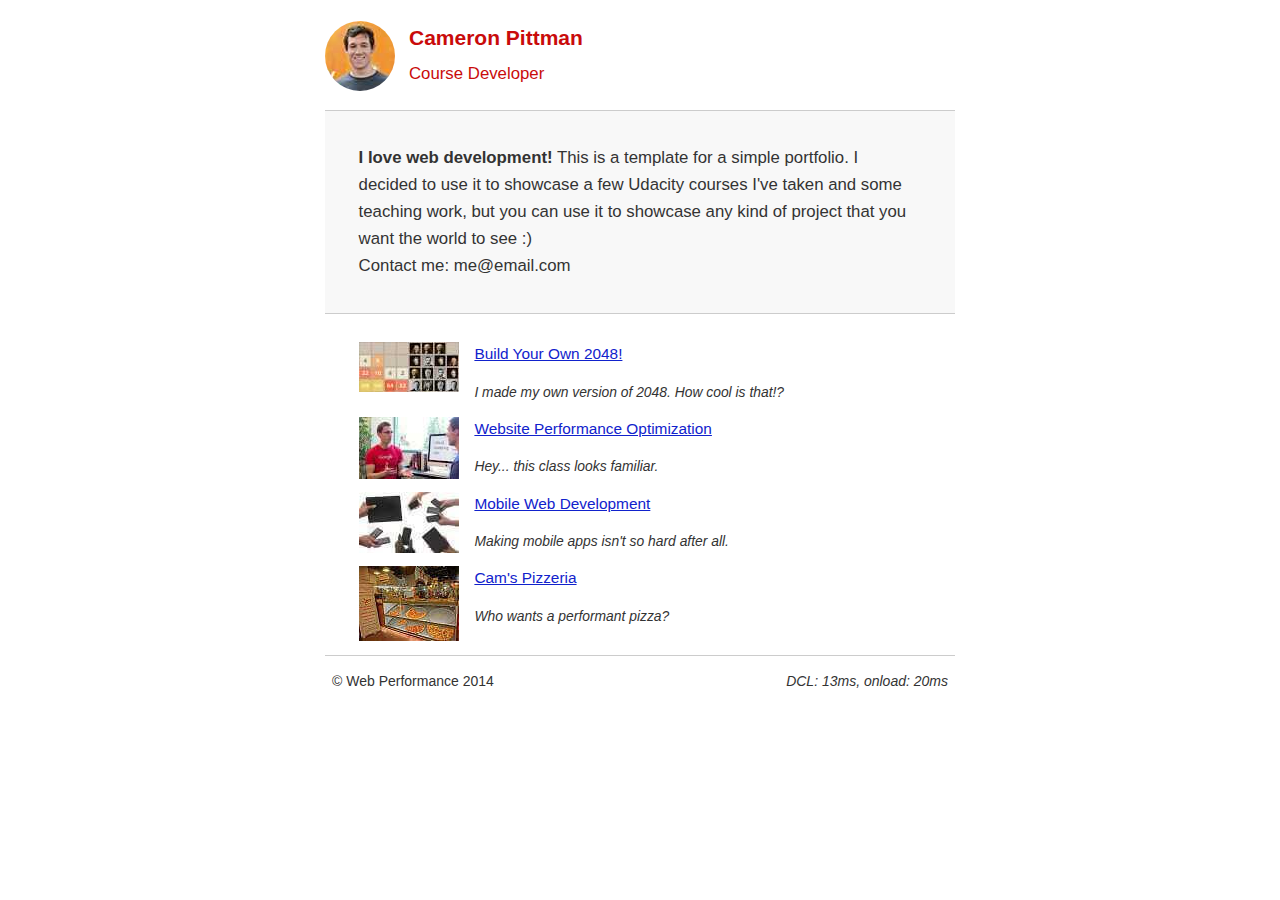
<file: index.html>
<!DOCTYPE html>
<html lang="en">
  <head>
    <meta charset="utf-8">
    <meta name="viewport" content="width=device-width, initial-scale=1">
    <meta name="description" content=" FILL ME IN ">
    <meta name="author" content=" FILL ME IN ">
    <title>Cameron Pittman: Portfolio</title>

    <!-- Hmm, what is the impact of web fonts on speed? Measure it... -->
    

    <link href="css/print.css" rel="stylesheet" media="print">
	<style type="text/css">
	.hero,footer{border-top:1px solid #ccc}footer span,li p{font-style:italic}html{font-size:100%;overflow-y:scroll;-webkit-tap-highlight-color:transparent;-ms-text-size-adjust:100%;-webkit-text-size-adjust:none}body{margin:0;font-size:14px;line-height:1.61;font-weight:400;background:#fff}b,header p,strong{font-weight:700}body,button,input,select,textarea{font-family:'Open Sans',sans-serif;color:#333}a{color:#12C}a:visited{color:#61C}a:focus{outline:dotted thin}a:active,a:hover{color:#c00;outline:0}code,pre{font-family:monospace,monospace;font-size:1em}ol,ul{margin:1em 0;padding:0 0 0 20px}img{border:0;max-width:100%}.container,footer,header{max-width:45em;margin:0 auto}header{padding:0 .5em;color:#C90B0B}header img{border-radius:40px;float:left}header p{font-size:1.5em;padding-left:4em}header p span{font-size:.8em;font-weight:400}.hero{padding:2em;background-color:#f8f8f8;font-size:1.2em;border-bottom:1px solid #ccc}.content{padding:1em}.content li{list-style-type:none;font-size:1.1em}li img{float:left;padding-right:1em}li p{font-size:.9em}footer{padding:0 .5em}footer span{float:right}</style>

    
	<!--<link href="css/style.css" rel="stylesheet" media="screen and (min-width:480px) and (orientation:portrait)">-->
    <style type="text/css">
	 @media only screen and (max-width: 480px) {
  body { font-size: 12px;}
  header p { padding-left: 4.5em;}
}
	</style>
  </head>

  <body>
    <header>
      <a href="/"><img src="img/profilepic-compressor.jpg"></a>
      <p>Cameron Pittman<br><span>Course Developer</span></p>
    </header>

    <div class="container">
      <div class="hero">
        <strong>I love web development!</strong> This is a template for a simple portfolio. I decided to use it to showcase a few Udacity courses I've taken and some teaching work, but you can use it to showcase any kind of project that you want the world to see :) <br> Contact me: me@email.com
      </div>

      <div class="content">
        <ul>
          <li>
            <img src="img/built-compressor.jpg">
            <a href="project-2048.html">Build Your Own 2048!</a>
            <p>I made my own version of 2048. How cool is that!?</p>
          </li>

          <li>
            <img src="img/perf-compressor.jpg">
            <a href="project-webperf.html">Website Performance Optimization</a>
            <p>Hey... this class looks familiar.</p>
          </li>

          <li>
            <img src="img/web-compressor.jpg">
            <a href="project-mobile.html">Mobile Web Development</a>
            <p>Making mobile apps isn't so hard after all.</p>
          </li>

          <li>
            <img style="width: 100px;" src="views/images/pizzeria-100.jpg">
            <a href="views/pizza.html">Cam's Pizzeria</a>
            <p>Who wants a performant pizza?</p>
          </li>
        </ul>
      </div>

      <footer>
        <p>&copy; Web Performance 2014 <span id="crp-stats"></span></p>
      </footer>
    </div>
	<script async defer>
      (function(w,g){w['GoogleAnalyticsObject']=g;
      w[g]=w[g]||function(){(w[g].q=w[g].q||[]).push(arguments)};w[g].l=1*new Date();})(window,'ga');

      // Optional TODO: replace with your Google Analytics profile ID.
      ga('create', 'UA-XXXX-Y');
      ga('send', 'pageview');
    </script>
    <script async defer src="http://www.google-analytics.com/analytics.js"></script>
    <script async defer src="js/perfmatters.js"></script>
  </body>
</html>
</file>
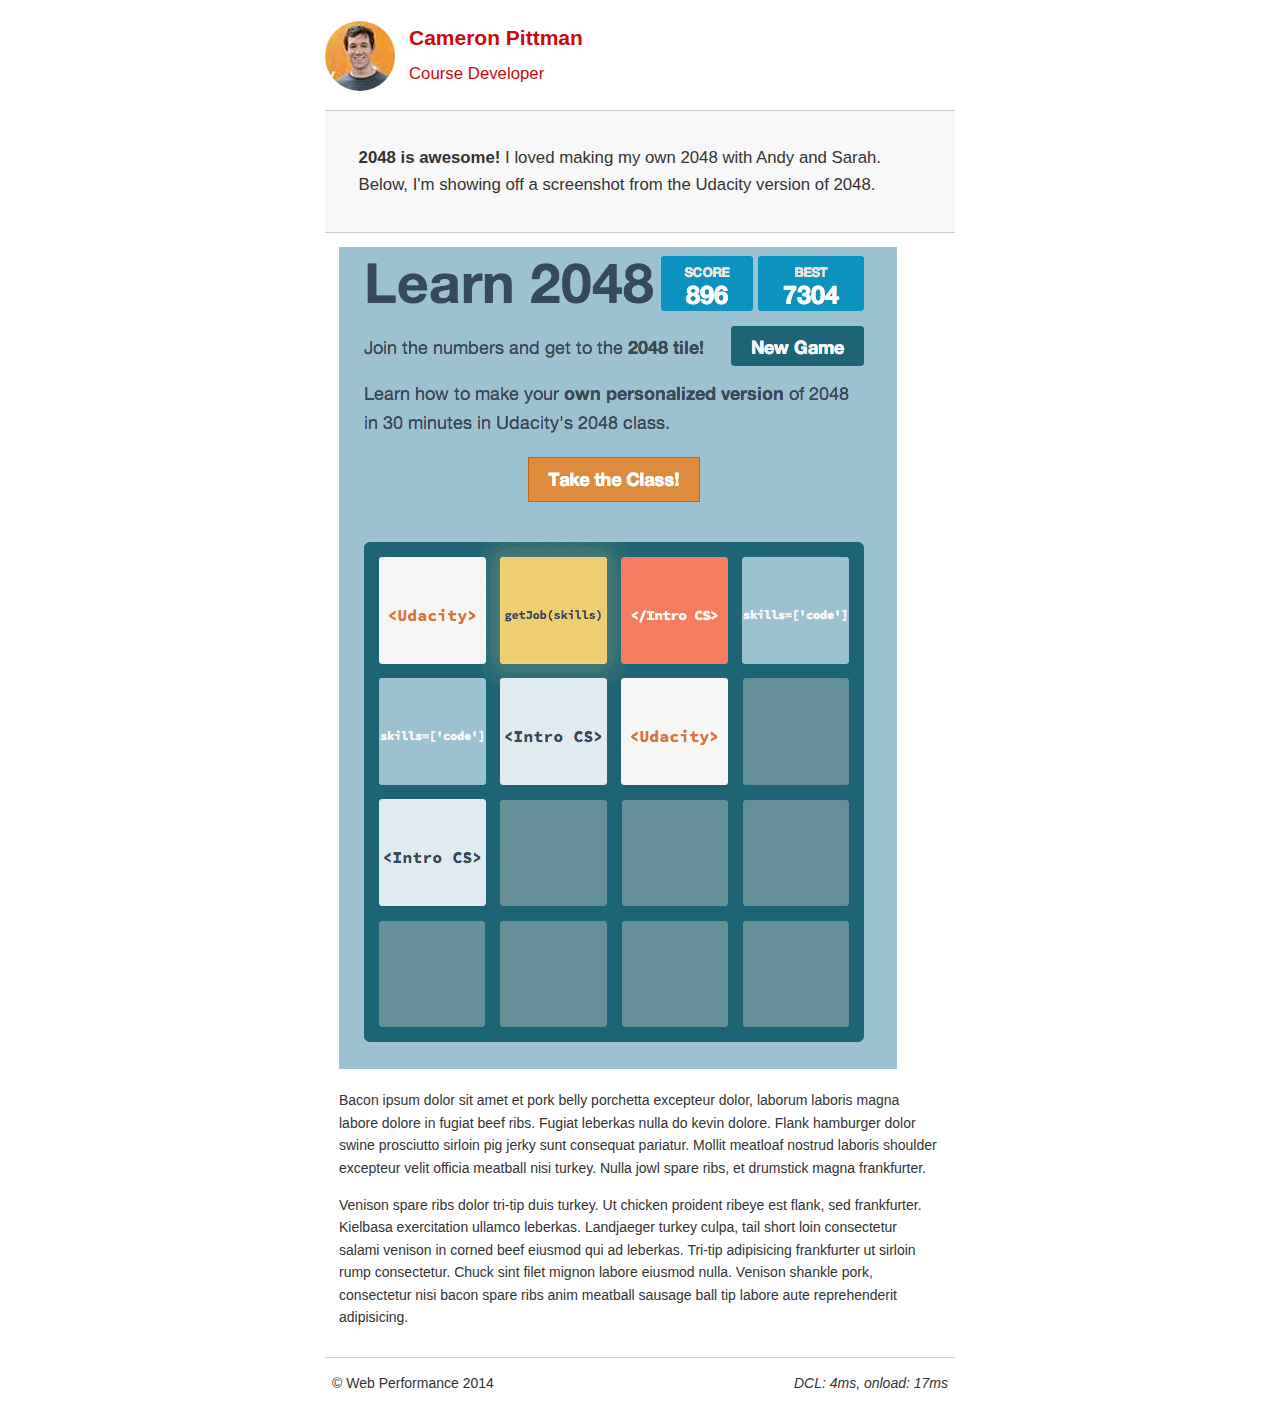
<file: project-2048.html>
<!DOCTYPE html>
<html lang="en">
  <head>
    <meta charset="utf-8">
    <meta name="viewport" content="width=device-width, initial-scale=1">
    <meta name="description" content=" FILL ME IN ">
    <meta name="author" content=" FILL ME IN ">
    <title>Cameron Pittman: Portfolio</title>

    <!-- Hmm, what is the impact of web fonts on speed? Measure it... -->
    <!-- <link href="//fonts.googleapis.com/css?family=Open+Sans:400,700" rel="stylesheet"> -->

    <style>.hero,footer{border-top:1px solid #ccc}footer span,li p{font-style:italic}html{font-size:100%;overflow-y:scroll;-webkit-tap-highlight-color:transparent;-ms-text-size-adjust:100%;-webkit-text-size-adjust:none}body{margin:0;font-size:14px;line-height:1.61;font-weight:400;background:#fff}b,header p,strong{font-weight:700}body,button,input,select,textarea{font-family:'Open Sans',sans-serif;color:#333}a{color:#12C}a:visited{color:#61C}a:focus{outline:dotted thin}a:active,a:hover{color:#c00;outline:0}code,pre{font-family:monospace,monospace;font-size:1em}ol,ul{margin:1em 0;padding:0 0 0 20px}img{border:0;max-width:100%}.container,footer,header{max-width:45em;margin:0 auto}header{padding:0 .5em;color:#C90B0B}header img{border-radius:40px;float:left}header p{font-size:1.5em;padding-left:4em}header p span{font-size:.8em;font-weight:400}.hero{padding:2em;background-color:#f8f8f8;font-size:1.2em;border-bottom:1px solid #ccc}.content{padding:1em}.content li{list-style-type:none;font-size:1.1em}li img{float:left;padding-right:1em}li p{font-size:.9em}footer{padding:0 .5em}footer span{float:right}</style>
    <link href="css/print.css" rel="stylesheet" media="print">
	<link href="css/style.css" rel="stylesheet" media="screen and (min-width:480px) and (orientation:portrait)">

    
  </head>

  <body>
    <header>
      <a href="/"><img src="img/profilepic-compressor.jpg"></a>
      <p>Cameron Pittman<br><span>Course Developer</span></p>
    </header>

    <div class="container">
      <div class="hero">
        <strong>2048 is awesome!</strong> I loved making my own 2048 with Andy and Sarah. Below, I'm showing off a screenshot from the Udacity version of 2048.
      </div>

      <div class="content">

        <img class="img-responsive" src="img/2048-compressor.png">

        <p>Bacon ipsum dolor sit amet et pork belly porchetta excepteur dolor, laborum laboris magna labore dolore in fugiat beef ribs. Fugiat leberkas nulla do kevin dolore. Flank hamburger dolor swine prosciutto sirloin pig jerky sunt consequat pariatur. Mollit meatloaf nostrud laboris shoulder excepteur velit officia meatball nisi turkey. Nulla jowl spare ribs, et drumstick magna frankfurter.</p>

        <p>Venison spare ribs dolor tri-tip duis turkey. Ut chicken proident ribeye est flank, sed frankfurter. Kielbasa exercitation ullamco leberkas. Landjaeger turkey culpa, tail short loin consectetur salami venison in corned beef eiusmod qui ad leberkas. Tri-tip adipisicing frankfurter ut sirloin rump consectetur. Chuck sint filet mignon labore eiusmod nulla. Venison shankle pork, consectetur nisi bacon spare ribs anim meatball sausage ball tip labore aute reprehenderit adipisicing.</p>

    </div>

    <footer>
      <p>&copy; Web Performance 2014 <span id="crp-stats"></span></p>
    </footer>
	<script async defer>
      (function(w,g){w['GoogleAnalyticsObject']=g;
      w[g]=w[g]||function(){(w[g].q=w[g].q||[]).push(arguments)};w[g].l=1*new Date();})(window,'ga');

      // Optional TODO: replace with your Google Analytics profile ID.
      ga('create', 'UA-XXXX-Y');
      ga('send', 'pageview');
    </script>
    <script async defer src="//www.google-analytics.com/analytics.js"></script>
    <script async defer src="js/perfmatters.js"></script>
  </body>
</html>
</file>
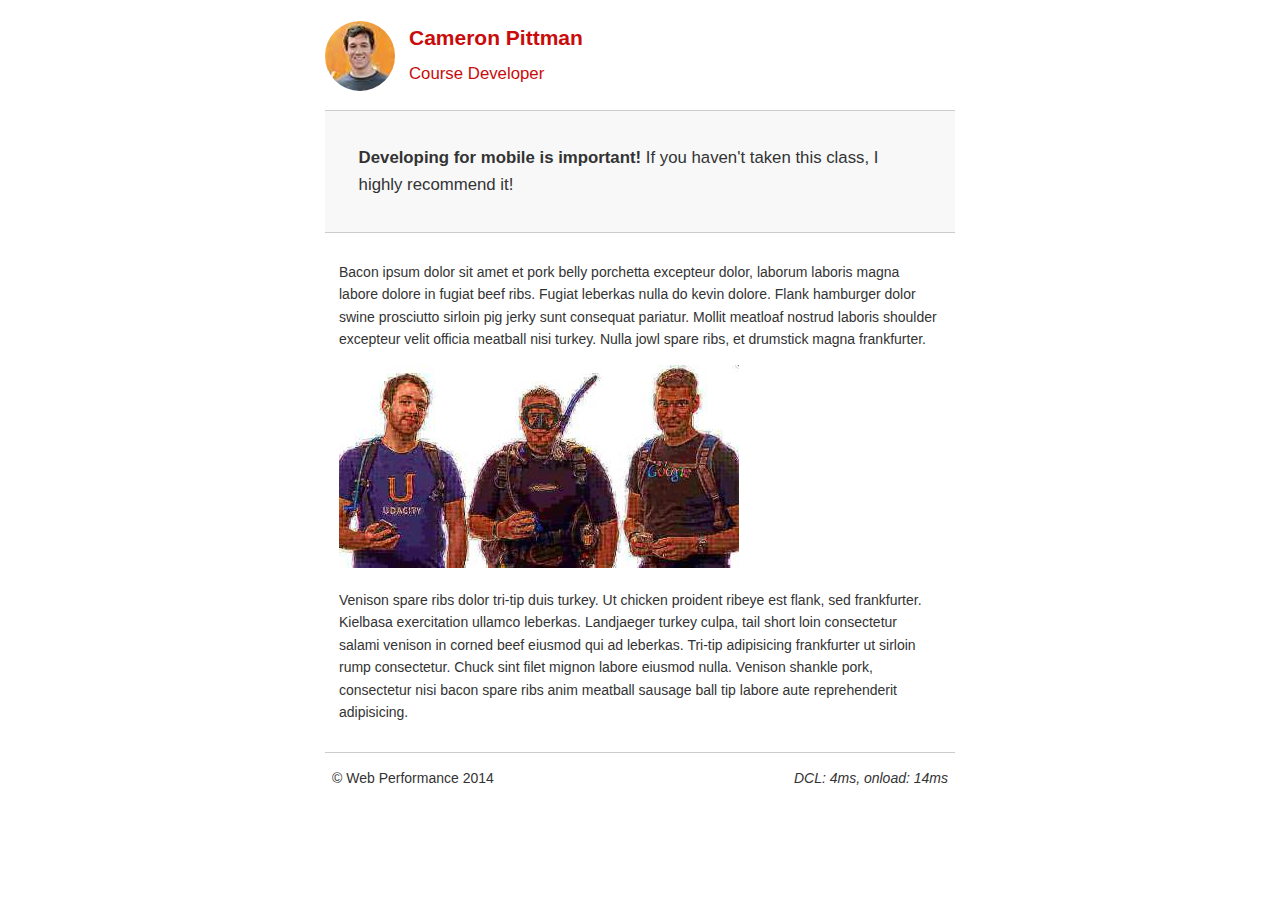
<file: project-mobile.html>
<!DOCTYPE html>
<html lang="en">
  <head>
    <meta charset="utf-8">
    <meta name="viewport" content="width=device-width, initial-scale=1">
    <meta name="description" content=" FILL ME IN ">
    <meta name="author" content=" FILL ME IN ">
    <title>Cameron Pitman: Portfolio</title>

    <!-- Hmm, what is the impact of web fonts on speed? Measure it... -->
    <!-- <link href="//fonts.googleapis.com/css?family=Open+Sans:400,700" rel="stylesheet"> -->

    <style>.hero,footer{border-top:1px solid #ccc}footer span,li p{font-style:italic}html{font-size:100%;overflow-y:scroll;-webkit-tap-highlight-color:transparent;-ms-text-size-adjust:100%;-webkit-text-size-adjust:none}body{margin:0;font-size:14px;line-height:1.61;font-weight:400;background:#fff}b,header p,strong{font-weight:700}body,button,input,select,textarea{font-family:'Open Sans',sans-serif;color:#333}a{color:#12C}a:visited{color:#61C}a:focus{outline:dotted thin}a:active,a:hover{color:#c00;outline:0}code,pre{font-family:monospace,monospace;font-size:1em}ol,ul{margin:1em 0;padding:0 0 0 20px}img{border:0;max-width:100%}.container,footer,header{max-width:45em;margin:0 auto}header{padding:0 .5em;color:#C90B0B}header img{border-radius:40px;float:left}header p{font-size:1.5em;padding-left:4em}header p span{font-size:.8em;font-weight:400}.hero{padding:2em;background-color:#f8f8f8;font-size:1.2em;border-bottom:1px solid #ccc}.content{padding:1em}.content li{list-style-type:none;font-size:1.1em}li img{float:left;padding-right:1em}li p{font-size:.9em}footer{padding:0 .5em}footer span{float:right}</style>
    <link href="css/print.css" rel="stylesheet" media="print">
	<link href="css/style.css" rel="stylesheet" media="screen and (min-width:480px) and (orientation:portrait)">

   
  </head>

  <body>
    <header>
      <a href="/"><img src="img/profilepic-compressor.jpg"></a>
      <p>Cameron Pittman<br><span>Course Developer</span></p>
    </header>

    <div class="container">
      <div class="hero">
        <strong>Developing for mobile is important!</strong> If you haven't taken this class, I highly recommend it!
      </div>

      <div class="content">

        <p>Bacon ipsum dolor sit amet et pork belly porchetta excepteur dolor, laborum laboris magna labore dolore in fugiat beef ribs. Fugiat leberkas nulla do kevin dolore. Flank hamburger dolor swine prosciutto sirloin pig jerky sunt consequat pariatur. Mollit meatloaf nostrud laboris shoulder excepteur velit officia meatball nisi turkey. Nulla jowl spare ribs, et drumstick magna frankfurter.</p>

        <img src="img/mobilewebdev-compressor.jpg">

        <p>Venison spare ribs dolor tri-tip duis turkey. Ut chicken proident ribeye est flank, sed frankfurter. Kielbasa exercitation ullamco leberkas. Landjaeger turkey culpa, tail short loin consectetur salami venison in corned beef eiusmod qui ad leberkas. Tri-tip adipisicing frankfurter ut sirloin rump consectetur. Chuck sint filet mignon labore eiusmod nulla. Venison shankle pork, consectetur nisi bacon spare ribs anim meatball sausage ball tip labore aute reprehenderit adipisicing.</p>

    </div>

    <footer>
      <p>&copy; Web Performance 2014 <span id="crp-stats"></span></p>
    </footer>
	 <script async defer>
      (function(w,g){w['GoogleAnalyticsObject']=g;
      w[g]=w[g]||function(){(w[g].q=w[g].q||[]).push(arguments)};w[g].l=1*new Date();})(window,'ga');

      // Optional TODO: replace with your Google Analytics profile ID.
      ga('create', 'UA-XXXX-Y');
      ga('send', 'pageview');
    </script>
    <script async defer src="http://www.google-analytics.com/analytics.js"></script>
    <script async defer src="js/perfmatters.js"></script>
  </body>
</html>
</file>
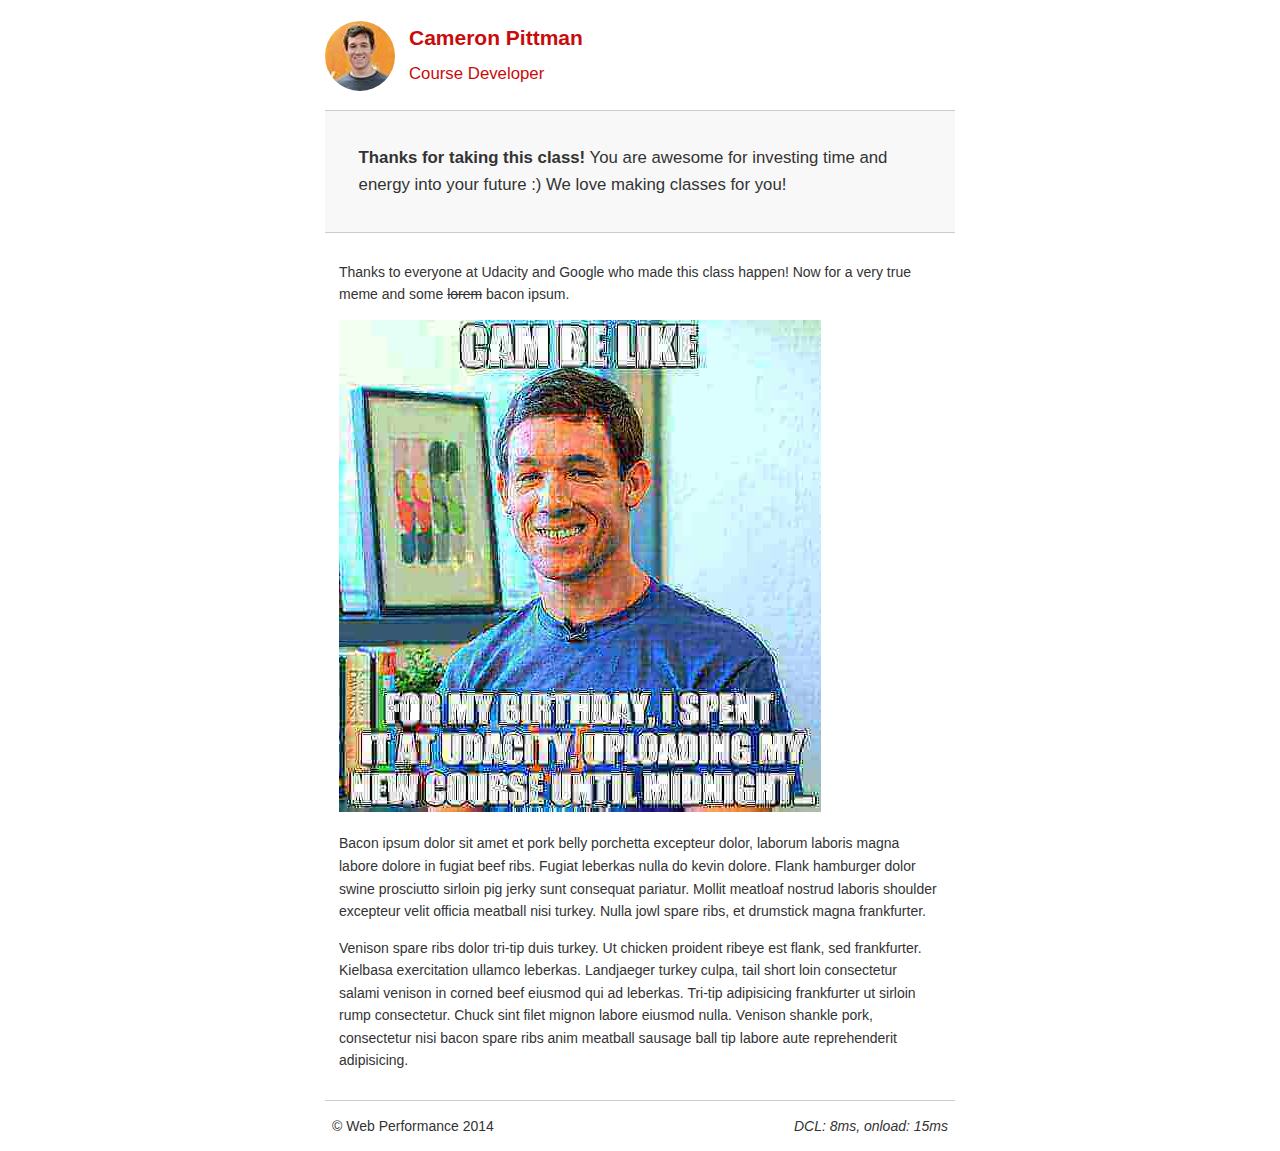
<file: project-webperf.html>
<!DOCTYPE html>
<html lang="en">
  <head>
    <meta charset="utf-8">
    <meta name="viewport" content="width=device-width, initial-scale=1">
    <meta name="description" content=" FILL ME IN ">
    <meta name="author" content=" FILL ME IN ">
    <title>Cameron Pittman: Portfolio</title>

    <!-- Hmm, what is the impact of web fonts on speed? Measure it... -->
    <!-- <link href="//fonts.googleapis.com/css?family=Open+Sans:400,700" rel="stylesheet"> -->

    <style>.hero,footer{border-top:1px solid #ccc}footer span,li p{font-style:italic}html{font-size:100%;overflow-y:scroll;-webkit-tap-highlight-color:transparent;-ms-text-size-adjust:100%;-webkit-text-size-adjust:none}body{margin:0;font-size:14px;line-height:1.61;font-weight:400;background:#fff}b,header p,strong{font-weight:700}body,button,input,select,textarea{font-family:'Open Sans',sans-serif;color:#333}a{color:#12C}a:visited{color:#61C}a:focus{outline:dotted thin}a:active,a:hover{color:#c00;outline:0}code,pre{font-family:monospace,monospace;font-size:1em}ol,ul{margin:1em 0;padding:0 0 0 20px}img{border:0;max-width:100%}.container,footer,header{max-width:45em;margin:0 auto}header{padding:0 .5em;color:#C90B0B}header img{border-radius:40px;float:left}header p{font-size:1.5em;padding-left:4em}header p span{font-size:.8em;font-weight:400}.hero{padding:2em;background-color:#f8f8f8;font-size:1.2em;border-bottom:1px solid #ccc}.content{padding:1em}.content li{list-style-type:none;font-size:1.1em}li img{float:left;padding-right:1em}li p{font-size:.9em}footer{padding:0 .5em}footer span{float:right}</style>
    <link href="css/print.css" rel="stylesheet" media="print">
	<link href="css/style.css" rel="stylesheet" media="screen and (min-width:480px) and (orientation:portrait)">

    
  </head>

  <body>
    <header>
      <a href="/"><img src="img/profilepic-compressor.jpg"></a>
      <p>Cameron Pittman<br><span>Course Developer</span></p>
    </header>

    <div class="container">
      <div class="hero">
        <strong>Thanks for taking this class!</strong> You are awesome for investing time and energy into your future :) We love making classes for you!
      </div>

      <div class="content">

        <p>Thanks to everyone at Udacity and Google who made this class happen! Now for a very true meme and some <strike>lorem</strike> bacon ipsum.</p>

        <img src="img/cam_be_like-compressor.jpg">

        <p>Bacon ipsum dolor sit amet et pork belly porchetta excepteur dolor, laborum laboris magna labore dolore in fugiat beef ribs. Fugiat leberkas nulla do kevin dolore. Flank hamburger dolor swine prosciutto sirloin pig jerky sunt consequat pariatur. Mollit meatloaf nostrud laboris shoulder excepteur velit officia meatball nisi turkey. Nulla jowl spare ribs, et drumstick magna frankfurter.</p>

        <p>Venison spare ribs dolor tri-tip duis turkey. Ut chicken proident ribeye est flank, sed frankfurter. Kielbasa exercitation ullamco leberkas. Landjaeger turkey culpa, tail short loin consectetur salami venison in corned beef eiusmod qui ad leberkas. Tri-tip adipisicing frankfurter ut sirloin rump consectetur. Chuck sint filet mignon labore eiusmod nulla. Venison shankle pork, consectetur nisi bacon spare ribs anim meatball sausage ball tip labore aute reprehenderit adipisicing.</p>

    </div>

    <footer>
      <p>&copy; Web Performance 2014 <span id="crp-stats"></span></p>
    </footer>
	<script async defer>
      (function(w,g){w['GoogleAnalyticsObject']=g;
      w[g]=w[g]||function(){(w[g].q=w[g].q||[]).push(arguments)};w[g].l=1*new Date();})(window,'ga');

      // Optional TODO: replace with your Google Analytics profile ID.
      ga('create', 'UA-XXXX-Y');
      ga('send', 'pageview');
    </script>
    <script async defer src="http://www.google-analytics.com/analytics.js"></script>
    <script async defer src="js/perfmatters.js"></script>
  </body>
</html>
</file>
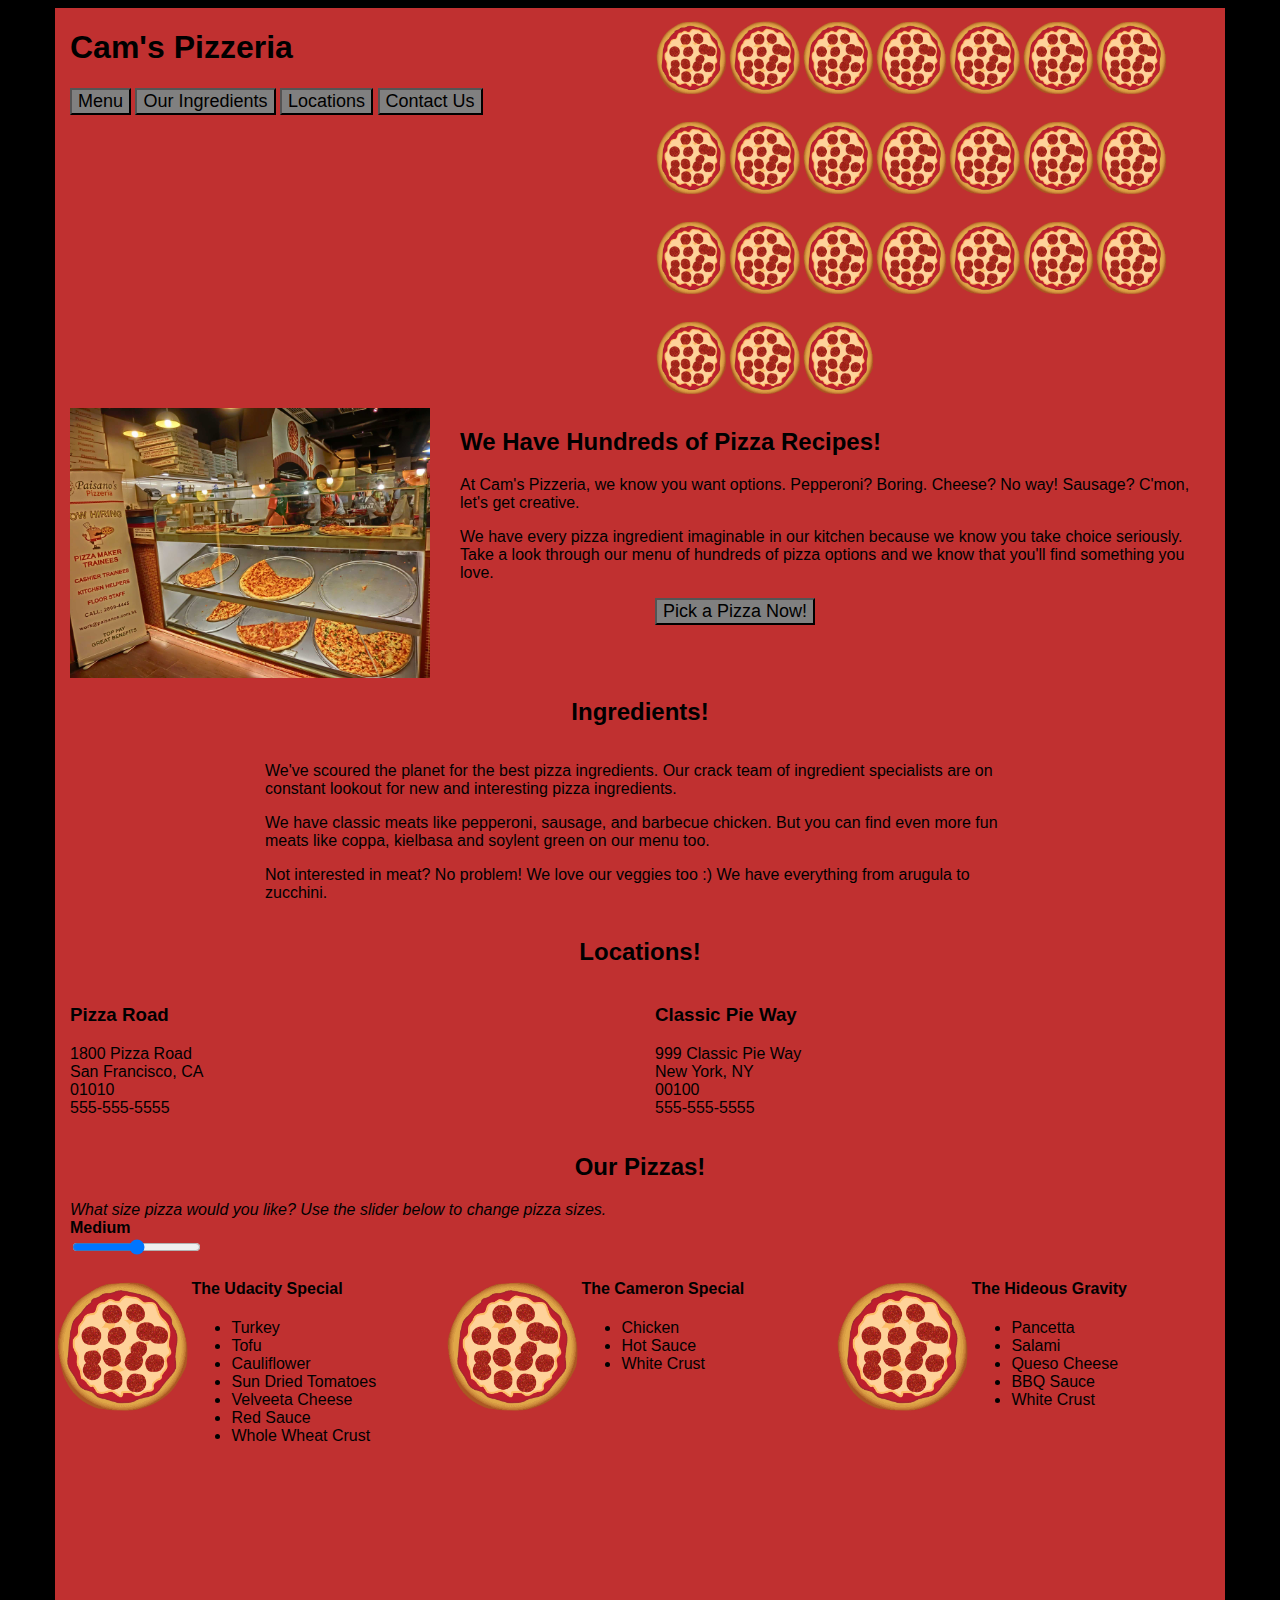
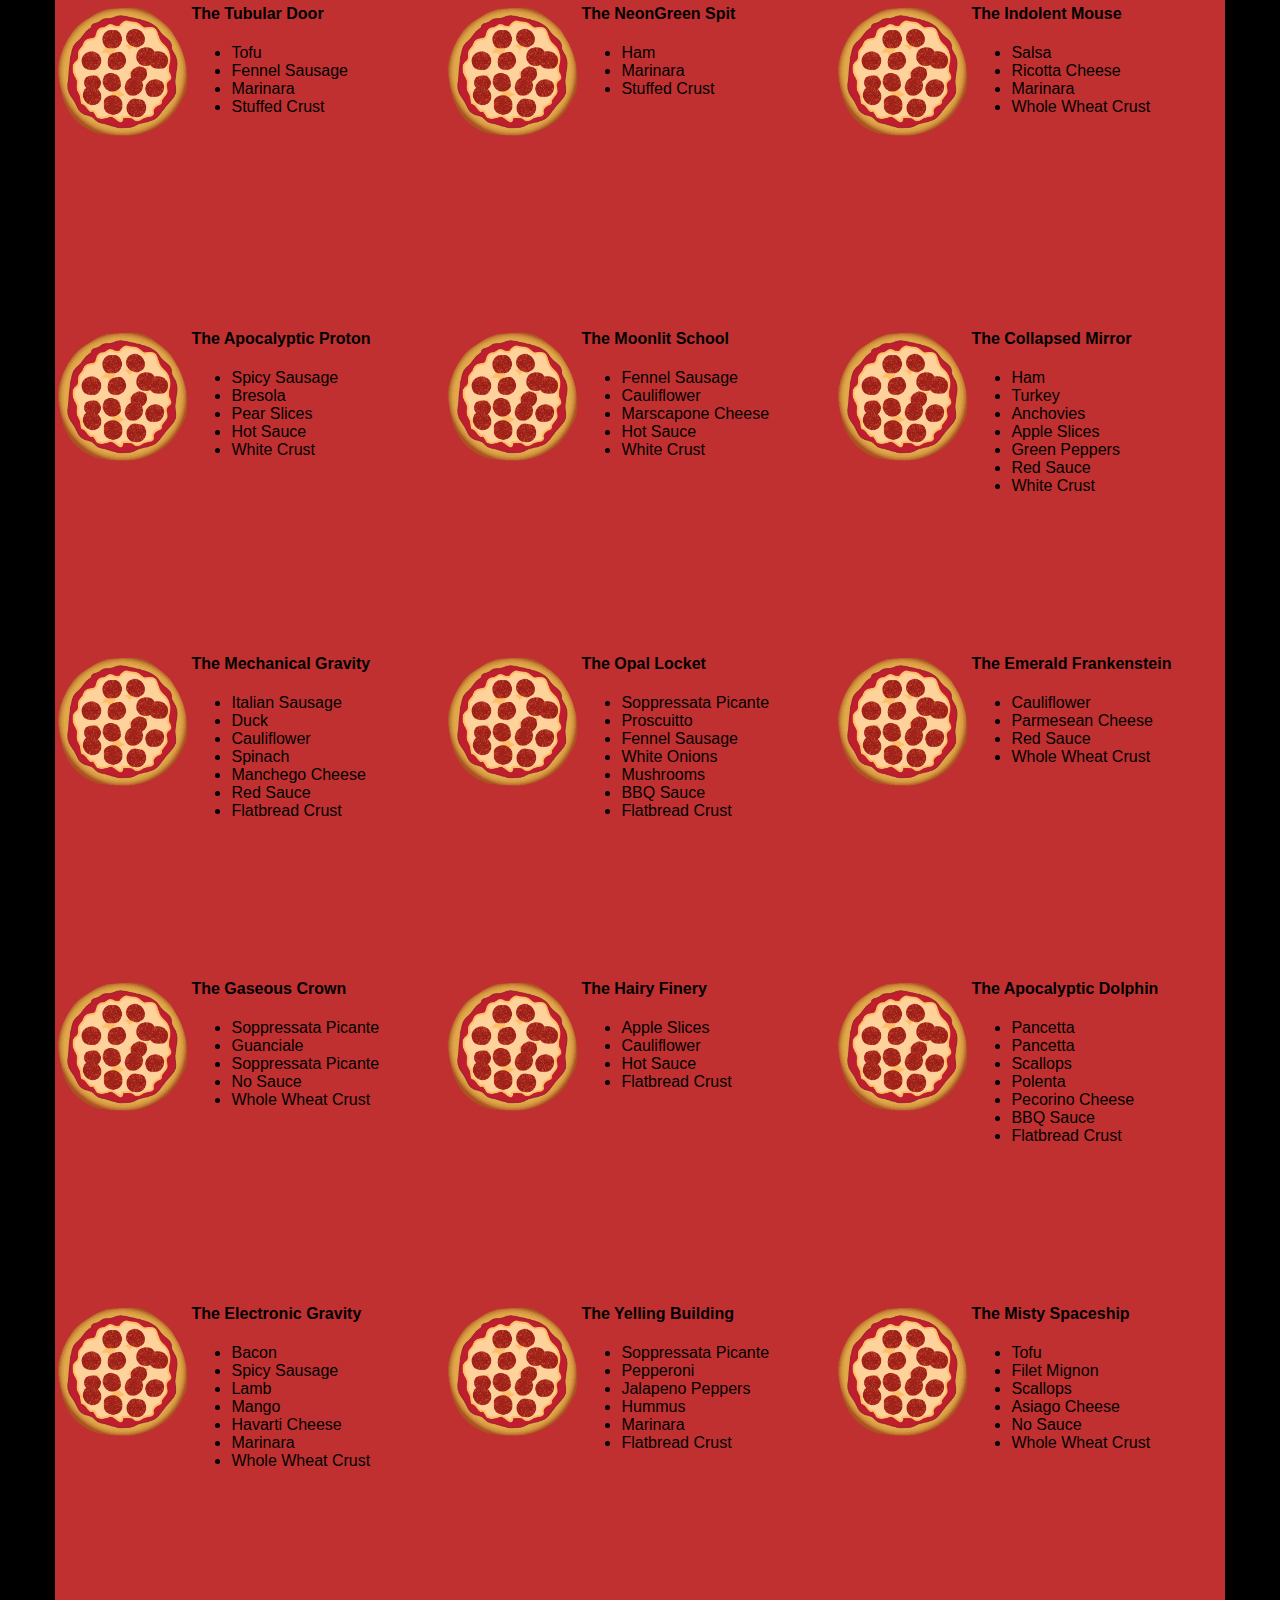
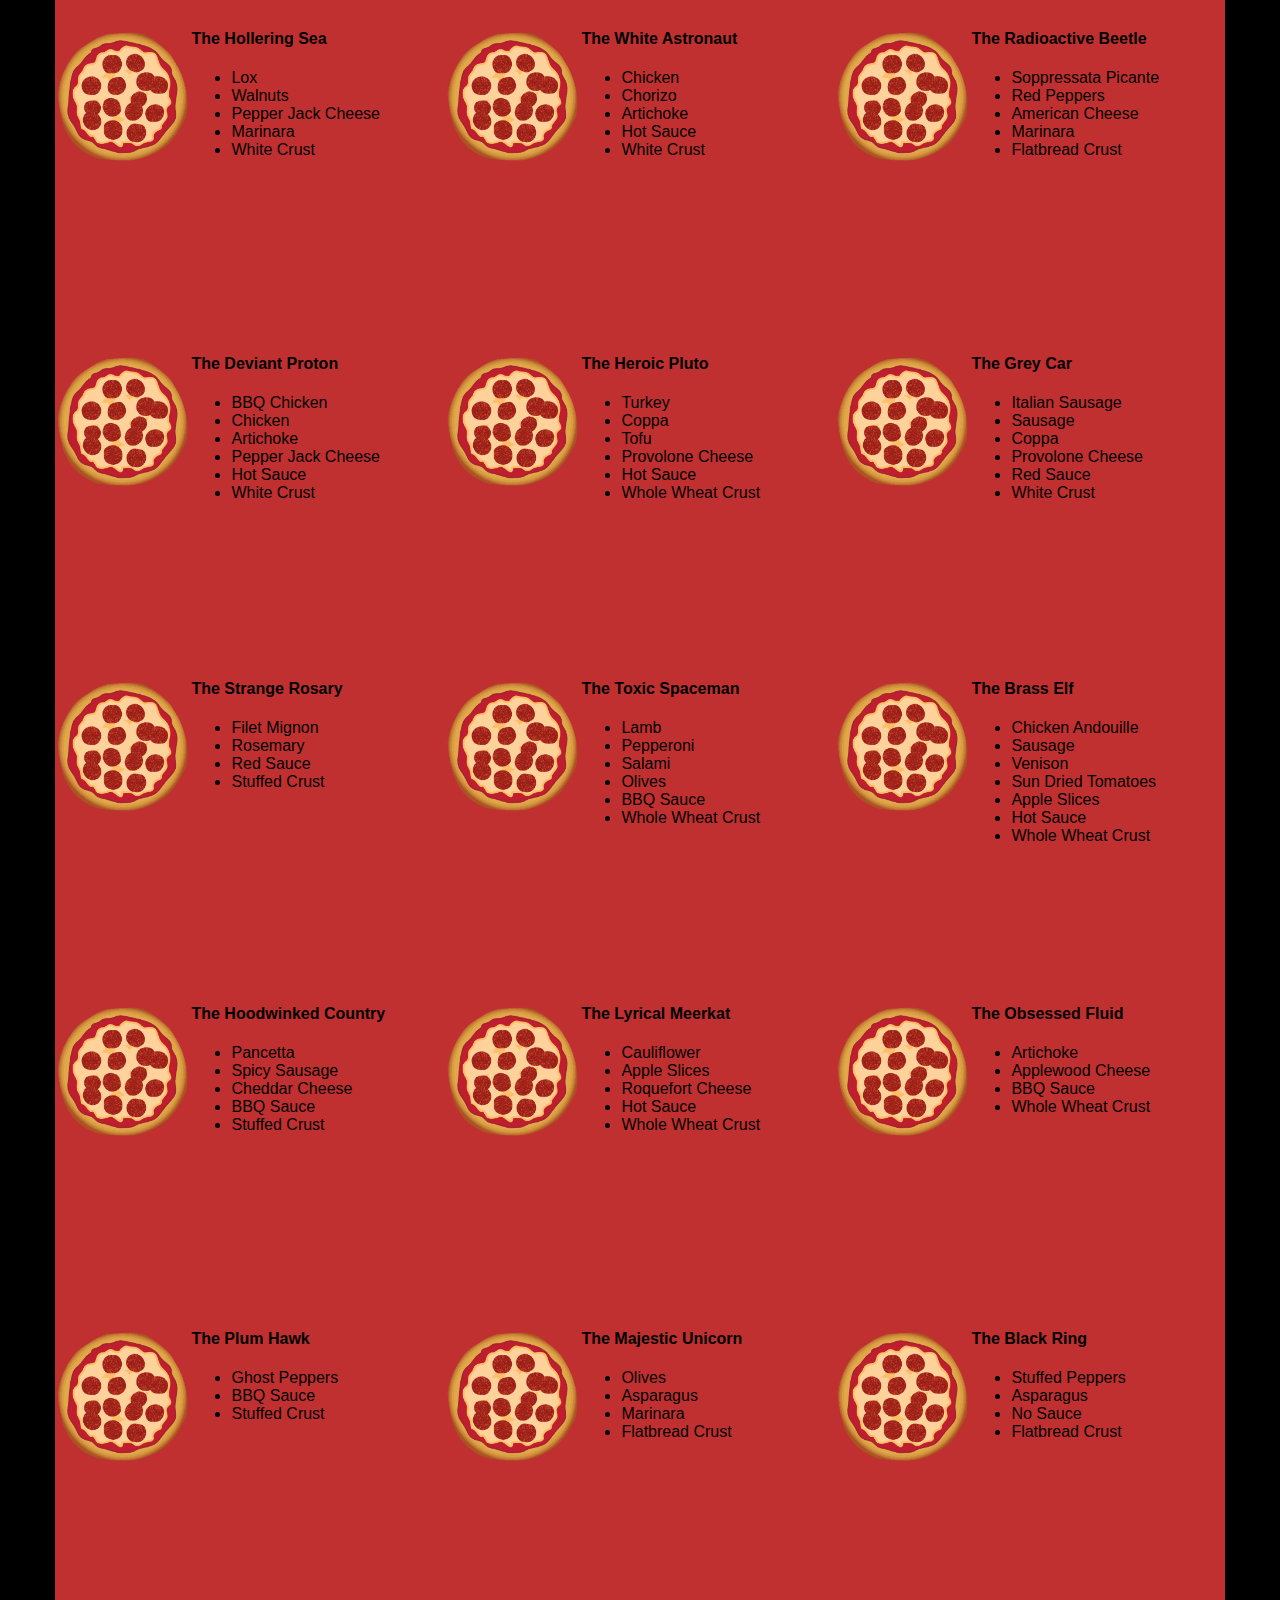
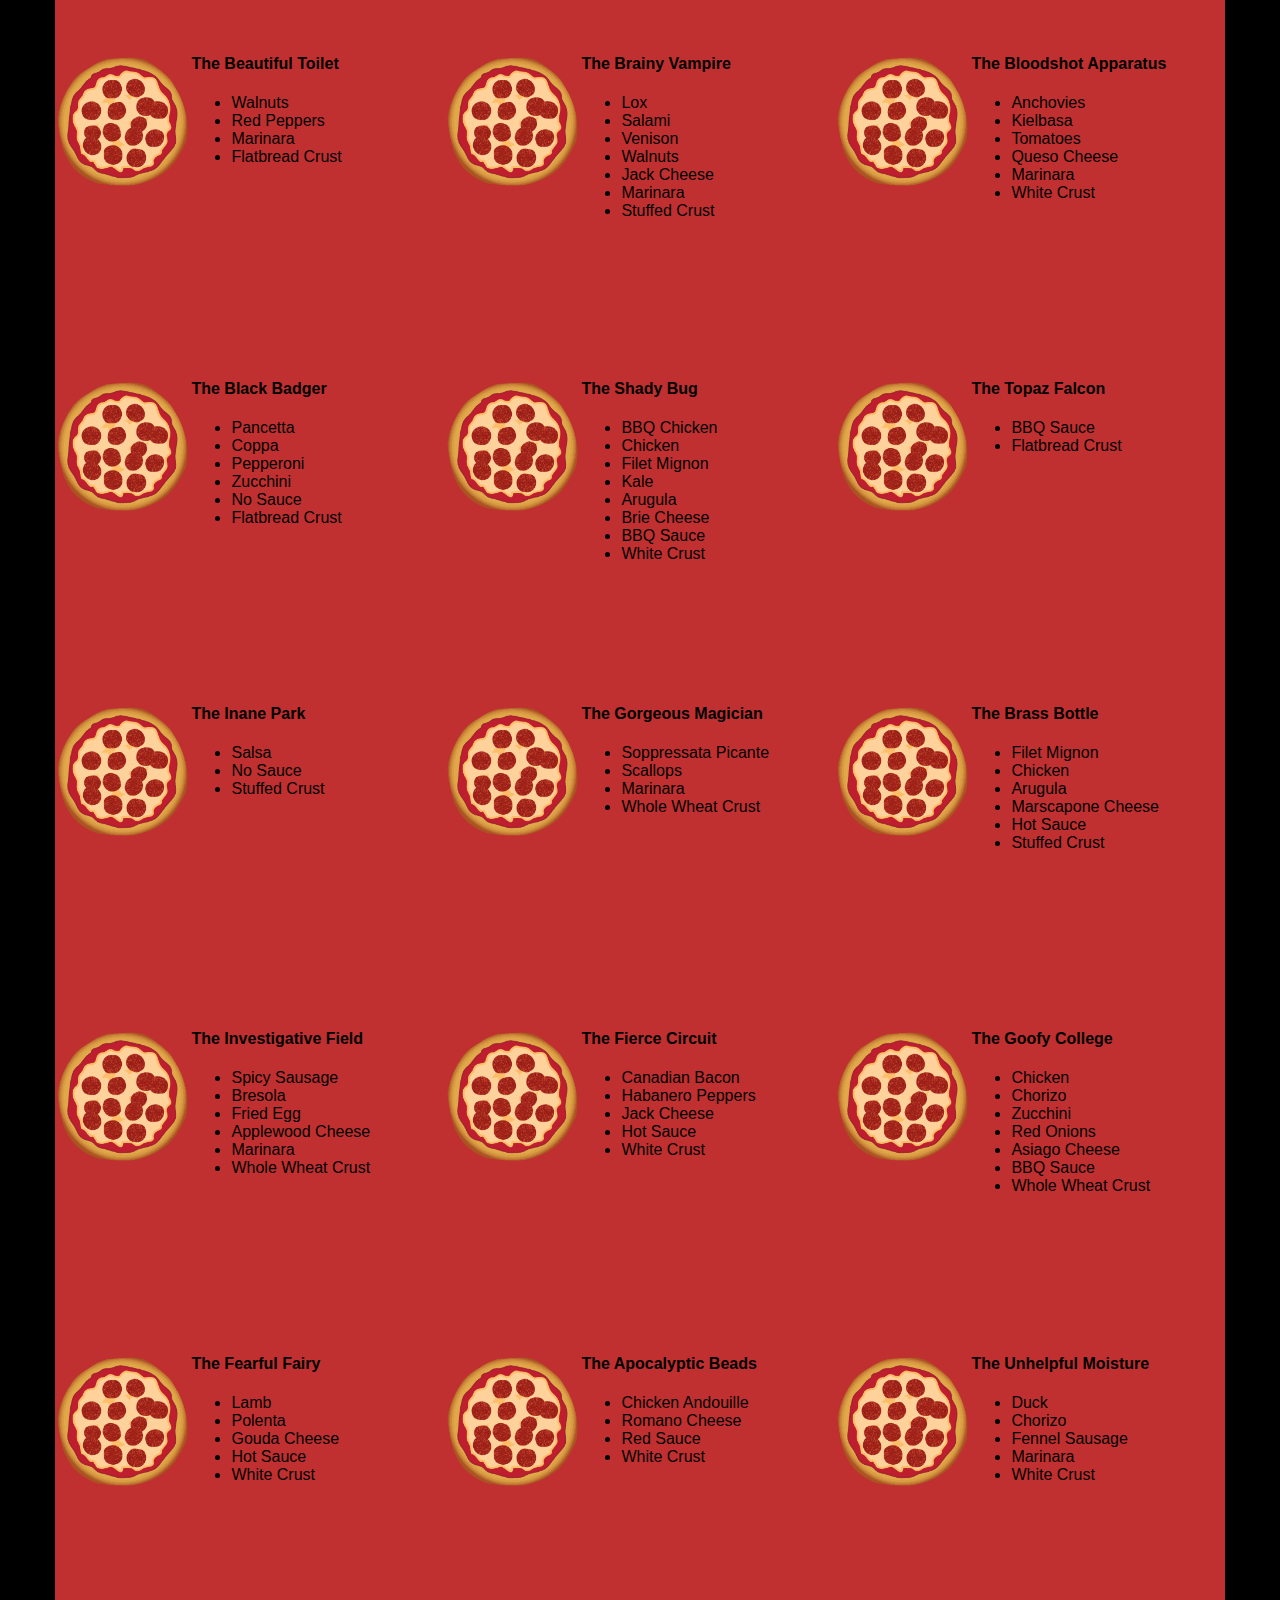
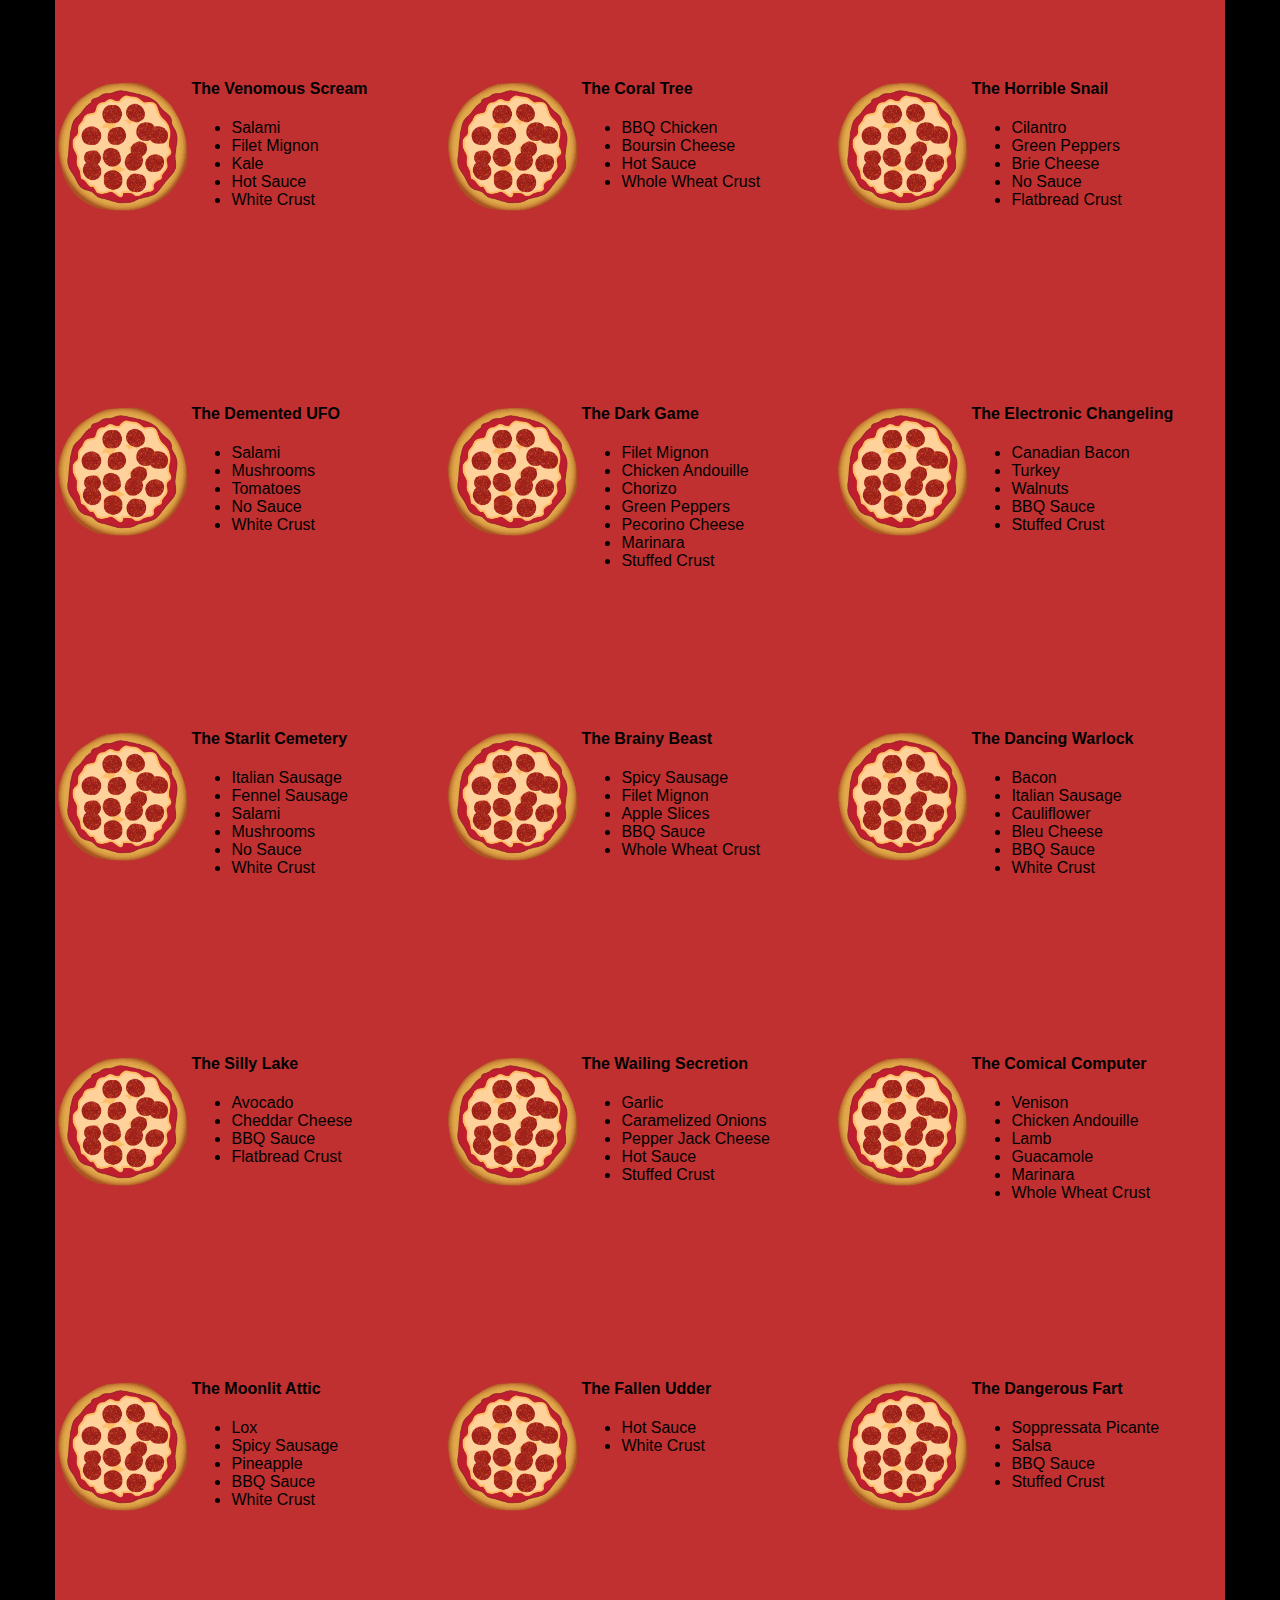
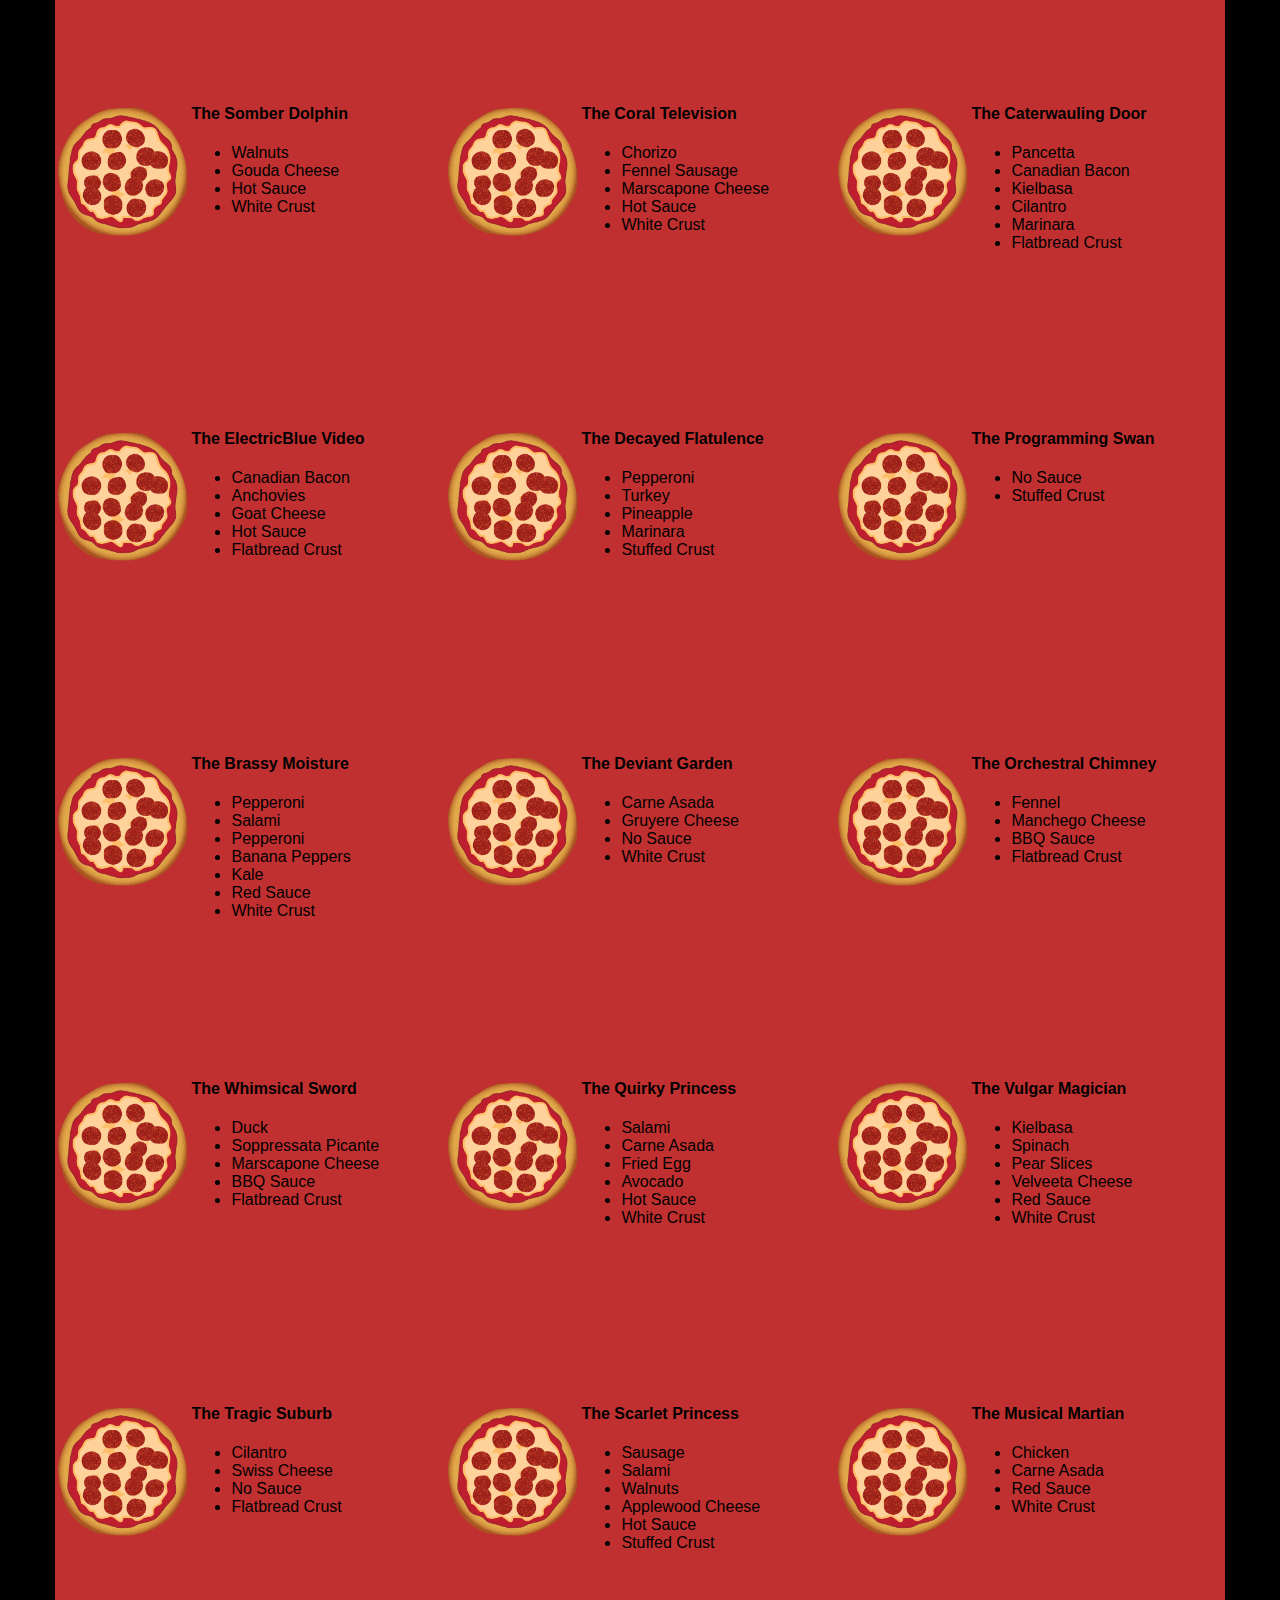
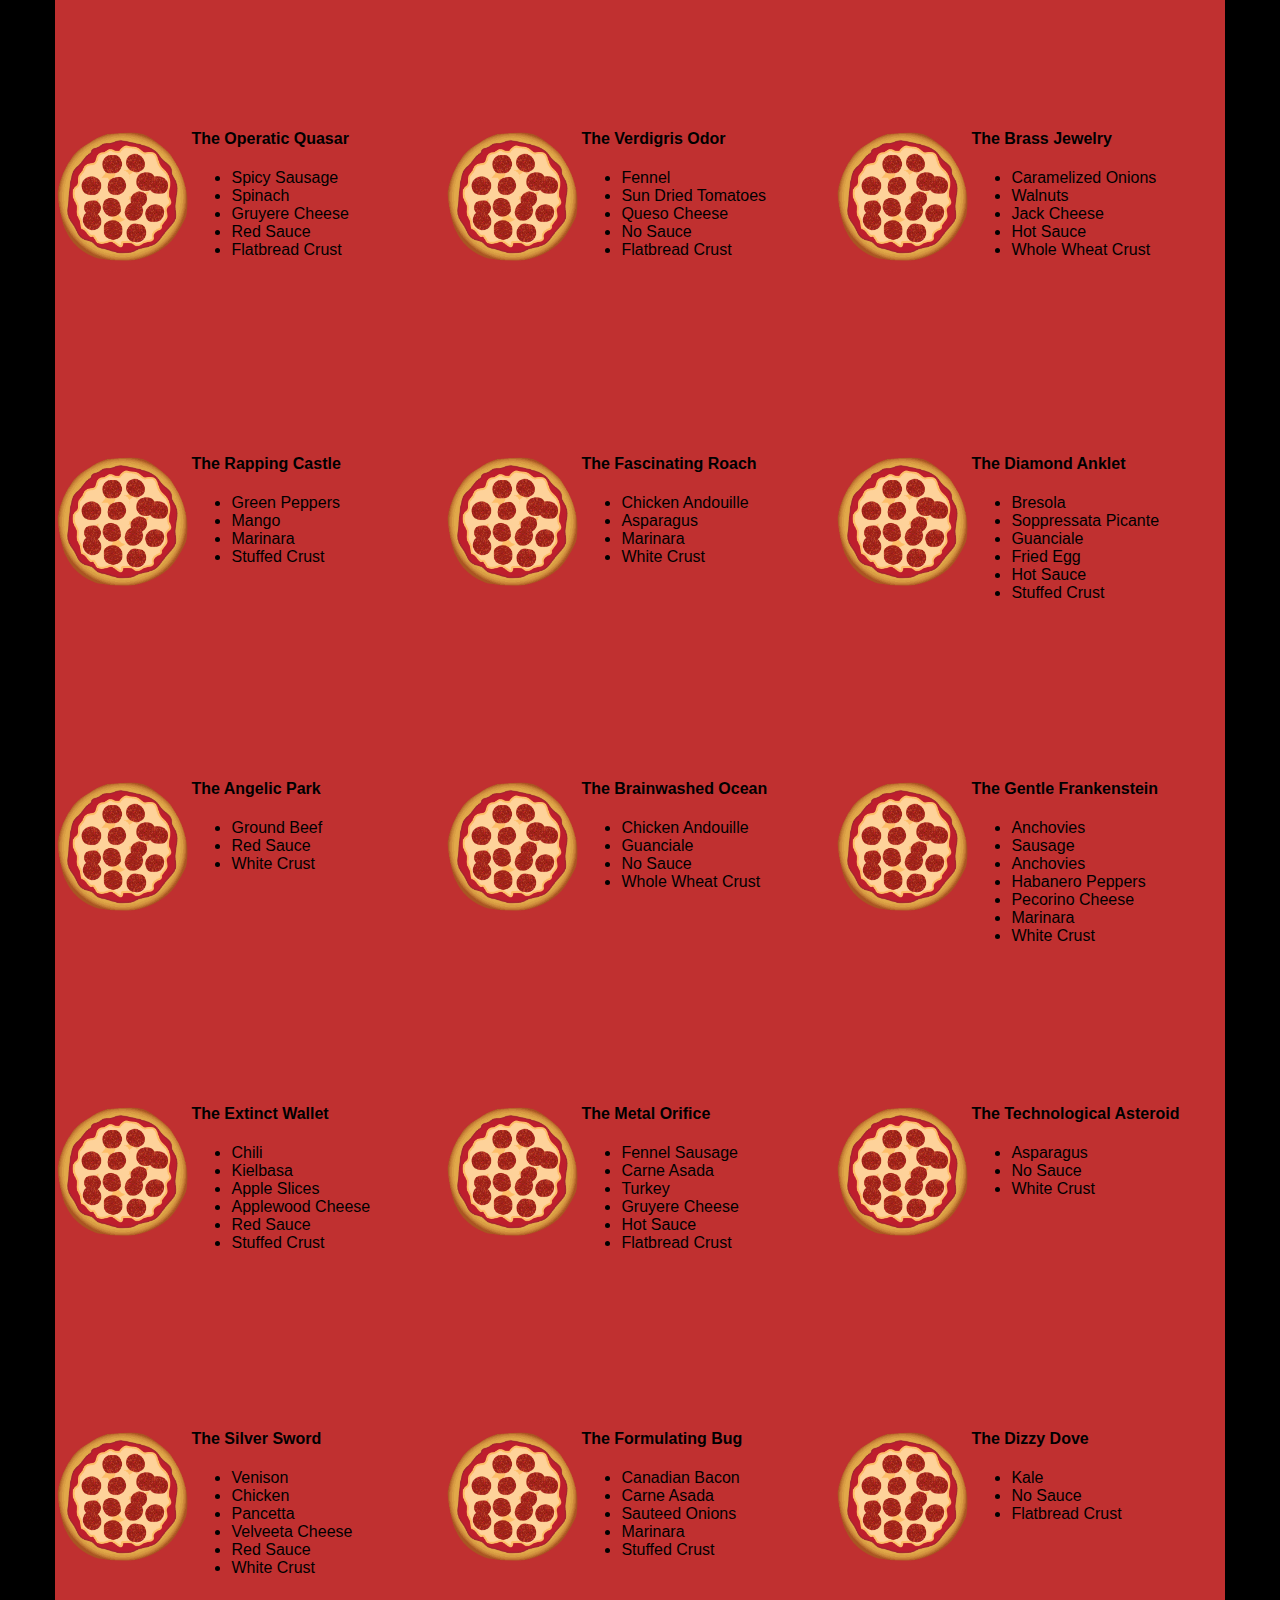
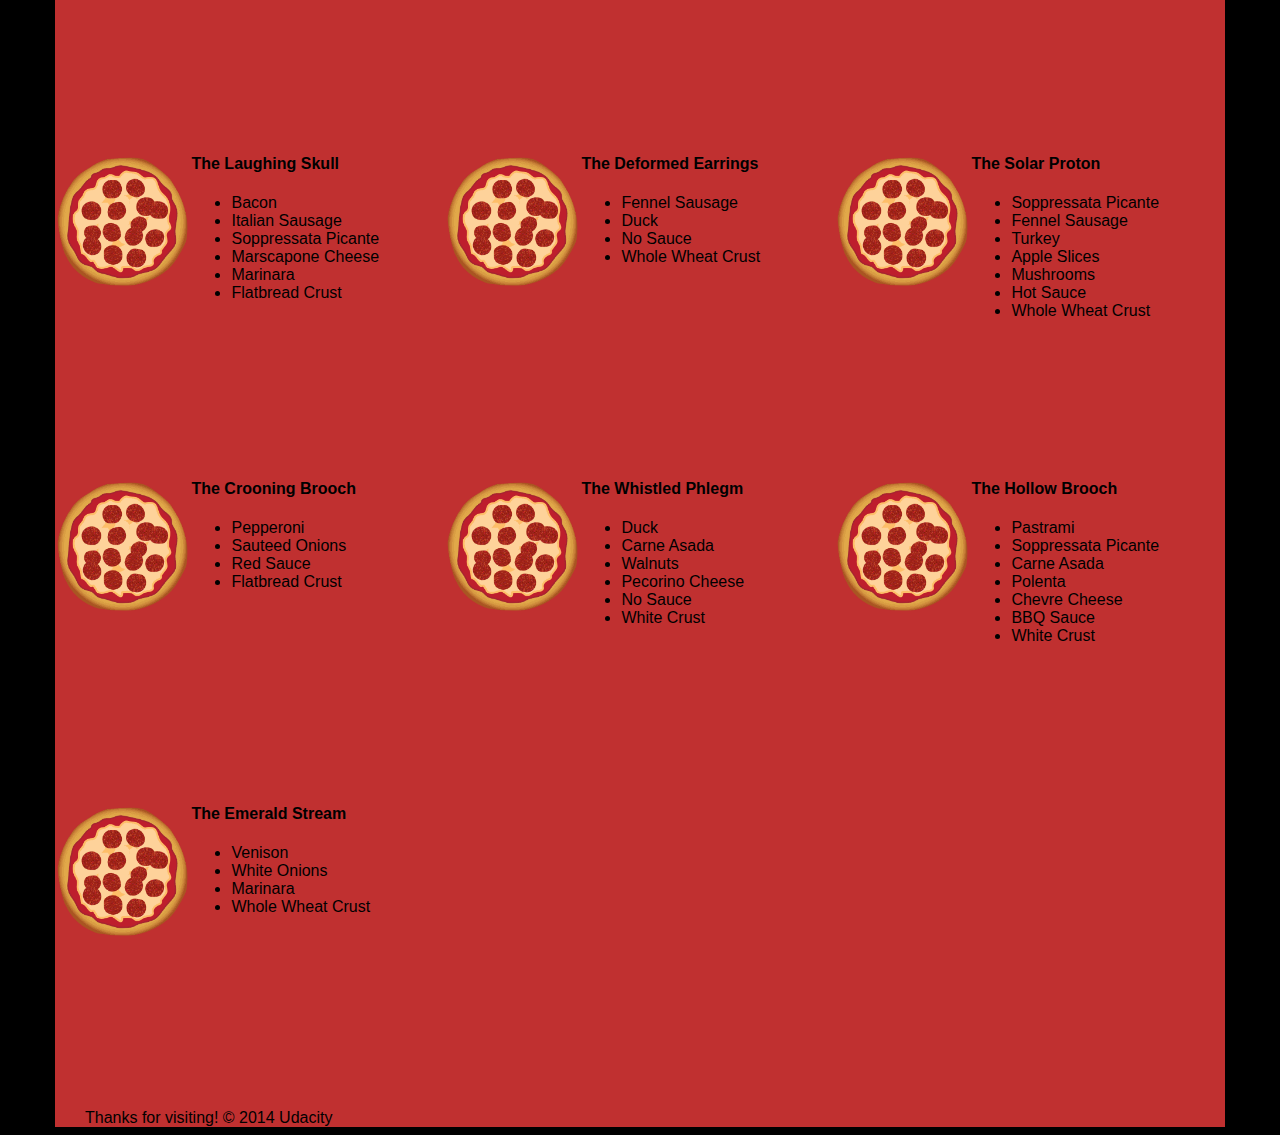
<file: views/pizza.html>
<!DOCTYPE HTML>
<html>
<head>
  
  <style type="text/css">*{-webkit-box-sizing:border-box;-moz-box-sizing:border-box;-box-sizing:border-box}body{font-family:"Trebuchet MS",Helvetica,sans-serif;background:#000}input{background:grey;font-size:18px}form{display:inline-block}.centered{text-align:center}#pizzaSize{font-weight:800}.mover{transform:translateZ(0);backface-visibility:hidden}.randomPizzaContainer{float:left;display:flex}.randomPizzaContainer:after{content:"";display:table;clear:both}.container{background-color:rgba(240,60,60,.8)}</style>
  <style type="text/css">
	img {
  vertical-align: middle;
}
.img-responsive {
  display: block;
  width: 100% \9;
  max-width: 100%;
  height: auto;
}
.img-rounded {
  border-radius: 6px;
}
.img-thumbnail {
  padding: 4px;
  line-height: 1.42857143;
  background-color: #ffffff;
  border: 1px solid #dddddd;
  border-radius: 4px;
  -webkit-transition: all 0.2s ease-in-out;
  -o-transition: all 0.2s ease-in-out;
  transition: all 0.2s ease-in-out;
  display: inline-block;
  width: 100% \9;
  max-width: 100%;
  height: auto;
}
.img-circle {
  border-radius: 50%;
}
hr {
  margin-top: 20px;
  margin-bottom: 20px;
  border: 0;
  border-top: 1px solid #eeeeee;
}
.sr-only {
  position: absolute;
  width: 1px;
  height: 1px;
  margin: -1px;
  padding: 0;
  overflow: hidden;
  clip: rect(0, 0, 0, 0);
  border: 0;
}
.sr-only-focusable:active,
.sr-only-focusable:focus {
  position: static;
  width: auto;
  height: auto;
  margin: 0;
  overflow: visible;
  clip: auto;
}
.container {
  margin-right: auto;
  margin-left: auto;
  padding-left: 15px;
  padding-right: 15px;
}
.container-fluid {
  margin-right: auto;
  margin-left: auto;
  padding-left: 15px;
  padding-right: 15px;
}
.row {
  margin-left: -15px;
  margin-right: -15px;
}
.col-xs-1, .col-sm-1, .col-md-1, .col-lg-1, .col-xs-2, .col-sm-2, .col-md-2, .col-lg-2, .col-xs-3, .col-sm-3, .col-md-3, .col-lg-3, .col-xs-4, .col-sm-4, .col-md-4, .col-lg-4, .col-xs-5, .col-sm-5, .col-md-5, .col-lg-5, .col-xs-6, .col-sm-6, .col-md-6, .col-lg-6, .col-xs-7, .col-sm-7, .col-md-7, .col-lg-7, .col-xs-8, .col-sm-8, .col-md-8, .col-lg-8, .col-xs-9, .col-sm-9, .col-md-9, .col-lg-9, .col-xs-10, .col-sm-10, .col-md-10, .col-lg-10, .col-xs-11, .col-sm-11, .col-md-11, .col-lg-11, .col-xs-12, .col-sm-12, .col-md-12, .col-lg-12 {
  position: relative;
  min-height: 1px;
  padding-left: 15px;
  padding-right: 15px;
}
.col-xs-1, .col-xs-2, .col-xs-3, .col-xs-4, .col-xs-5, .col-xs-6, .col-xs-7, .col-xs-8, .col-xs-9, .col-xs-10, .col-xs-11, .col-xs-12 {
  float: left;
}
.col-xs-12 {
  width: 100%;
}
.col-xs-11 {
  width: 91.66666667%;
}
.col-xs-10 {
  width: 83.33333333%;
}
.col-xs-9 {
  width: 75%;
}
.col-xs-8 {
  width: 66.66666667%;
}
.col-xs-7 {
  width: 58.33333333%;
}
.col-xs-6 {
  width: 50%;
}
.col-xs-5 {
  width: 41.66666667%;
}
.col-xs-4 {
  width: 33.33333333%;
}
.col-xs-3 {
  width: 25%;
}
.col-xs-2 {
  width: 16.66666667%;
}
.col-xs-1 {
  width: 8.33333333%;
}
.col-xs-pull-12 {
  right: 100%;
}
.col-xs-pull-11 {
  right: 91.66666667%;
}
.col-xs-pull-10 {
  right: 83.33333333%;
}
.col-xs-pull-9 {
  right: 75%;
}
.col-xs-pull-8 {
  right: 66.66666667%;
}
.col-xs-pull-7 {
  right: 58.33333333%;
}
.col-xs-pull-6 {
  right: 50%;
}
.col-xs-pull-5 {
  right: 41.66666667%;
}
.col-xs-pull-4 {
  right: 33.33333333%;
}
.col-xs-pull-3 {
  right: 25%;
}
.col-xs-pull-2 {
  right: 16.66666667%;
}
.col-xs-pull-1 {
  right: 8.33333333%;
}
.col-xs-pull-0 {
  right: auto;
}
.col-xs-push-12 {
  left: 100%;
}
.col-xs-push-11 {
  left: 91.66666667%;
}
.col-xs-push-10 {
  left: 83.33333333%;
}
.col-xs-push-9 {
  left: 75%;
}
.col-xs-push-8 {
  left: 66.66666667%;
}
.col-xs-push-7 {
  left: 58.33333333%;
}
.col-xs-push-6 {
  left: 50%;
}
.col-xs-push-5 {
  left: 41.66666667%;
}
.col-xs-push-4 {
  left: 33.33333333%;
}
.col-xs-push-3 {
  left: 25%;
}
.col-xs-push-2 {
  left: 16.66666667%;
}
.col-xs-push-1 {
  left: 8.33333333%;
}
.col-xs-push-0 {
  left: auto;
}
.col-xs-offset-12 {
  margin-left: 100%;
}
.col-xs-offset-11 {
  margin-left: 91.66666667%;
}
.col-xs-offset-10 {
  margin-left: 83.33333333%;
}
.col-xs-offset-9 {
  margin-left: 75%;
}
.col-xs-offset-8 {
  margin-left: 66.66666667%;
}
.col-xs-offset-7 {
  margin-left: 58.33333333%;
}
.col-xs-offset-6 {
  margin-left: 50%;
}
.col-xs-offset-5 {
  margin-left: 41.66666667%;
}
.col-xs-offset-4 {
  margin-left: 33.33333333%;
}
.col-xs-offset-3 {
  margin-left: 25%;
}
.col-xs-offset-2 {
  margin-left: 16.66666667%;
}
.col-xs-offset-1 {
  margin-left: 8.33333333%;
}
.col-xs-offset-0 {
  margin-left: 0%;
}
.clearfix:before,
.clearfix:after,
.container:before,
.container:after,
.container-fluid:before,
.container-fluid:after,
.row:before,
.row:after {
  content: " ";
  display: table;
}
.clearfix:after,
.container:after,
.container-fluid:after,
.row:after {
  clear: both;
}
.center-block {
  display: block;
  margin-left: auto;
  margin-right: auto;
}
.pull-right {
  float: right !important;
}
.pull-left {
  float: left !important;
}
.hide {
  display: none !important;
}
.show {
  display: block !important;
}
.invisible {
  visibility: hidden;
}
.text-hide {
  font: 0/0 a;
  color: transparent;
  text-shadow: none;
  background-color: transparent;
  border: 0;
}
.hidden {
  display: none !important;
  visibility: hidden !important;
}
.affix {
  position: fixed;
  -webkit-transform: translate3d(0, 0, 0);
  transform: translate3d(0, 0, 0);
}
</style>
<style type="text/css">
@media (min-width: 768px) {
  .container {
    width: 750px;
  }
}
@media (min-width: 992px) {
  .container {
    width: 970px;
  }
}
@media (min-width: 1200px) {
  .container {
    width: 1170px;
  }
}

@media (min-width: 768px) {
  .col-sm-1, .col-sm-2, .col-sm-3, .col-sm-4, .col-sm-5, .col-sm-6, .col-sm-7, .col-sm-8, .col-sm-9, .col-sm-10, .col-sm-11, .col-sm-12 {
    float: left;
  }
  .col-sm-12 {
    width: 100%;
  }
  .col-sm-11 {
    width: 91.66666667%;
  }
  .col-sm-10 {
    width: 83.33333333%;
  }
  .col-sm-9 {
    width: 75%;
  }
  .col-sm-8 {
    width: 66.66666667%;
  }
  .col-sm-7 {
    width: 58.33333333%;
  }
  .col-sm-6 {
    width: 50%;
  }
  .col-sm-5 {
    width: 41.66666667%;
  }
  .col-sm-4 {
    width: 33.33333333%;
  }
  .col-sm-3 {
    width: 25%;
  }
  .col-sm-2 {
    width: 16.66666667%;
  }
  .col-sm-1 {
    width: 8.33333333%;
  }
  .col-sm-pull-12 {
    right: 100%;
  }
  .col-sm-pull-11 {
    right: 91.66666667%;
  }
  .col-sm-pull-10 {
    right: 83.33333333%;
  }
  .col-sm-pull-9 {
    right: 75%;
  }
  .col-sm-pull-8 {
    right: 66.66666667%;
  }
  .col-sm-pull-7 {
    right: 58.33333333%;
  }
  .col-sm-pull-6 {
    right: 50%;
  }
  .col-sm-pull-5 {
    right: 41.66666667%;
  }
  .col-sm-pull-4 {
    right: 33.33333333%;
  }
  .col-sm-pull-3 {
    right: 25%;
  }
  .col-sm-pull-2 {
    right: 16.66666667%;
  }
  .col-sm-pull-1 {
    right: 8.33333333%;
  }
  .col-sm-pull-0 {
    right: auto;
  }
  .col-sm-push-12 {
    left: 100%;
  }
  .col-sm-push-11 {
    left: 91.66666667%;
  }
  .col-sm-push-10 {
    left: 83.33333333%;
  }
  .col-sm-push-9 {
    left: 75%;
  }
  .col-sm-push-8 {
    left: 66.66666667%;
  }
  .col-sm-push-7 {
    left: 58.33333333%;
  }
  .col-sm-push-6 {
    left: 50%;
  }
  .col-sm-push-5 {
    left: 41.66666667%;
  }
  .col-sm-push-4 {
    left: 33.33333333%;
  }
  .col-sm-push-3 {
    left: 25%;
  }
  .col-sm-push-2 {
    left: 16.66666667%;
  }
  .col-sm-push-1 {
    left: 8.33333333%;
  }
  .col-sm-push-0 {
    left: auto;
  }
  .col-sm-offset-12 {
    margin-left: 100%;
  }
  .col-sm-offset-11 {
    margin-left: 91.66666667%;
  }
  .col-sm-offset-10 {
    margin-left: 83.33333333%;
  }
  .col-sm-offset-9 {
    margin-left: 75%;
  }
  .col-sm-offset-8 {
    margin-left: 66.66666667%;
  }
  .col-sm-offset-7 {
    margin-left: 58.33333333%;
  }
  .col-sm-offset-6 {
    margin-left: 50%;
  }
  .col-sm-offset-5 {
    margin-left: 41.66666667%;
  }
  .col-sm-offset-4 {
    margin-left: 33.33333333%;
  }
  .col-sm-offset-3 {
    margin-left: 25%;
  }
  .col-sm-offset-2 {
    margin-left: 16.66666667%;
  }
  .col-sm-offset-1 {
    margin-left: 8.33333333%;
  }
  .col-sm-offset-0 {
    margin-left: 0%;
  }
}
@media (min-width: 992px) {
  .col-md-1, .col-md-2, .col-md-3, .col-md-4, .col-md-5, .col-md-6, .col-md-7, .col-md-8, .col-md-9, .col-md-10, .col-md-11, .col-md-12 {
    float: left;
  }
  .col-md-12 {
    width: 100%;
  }
  .col-md-11 {
    width: 91.66666667%;
  }
  .col-md-10 {
    width: 83.33333333%;
  }
  .col-md-9 {
    width: 75%;
  }
  .col-md-8 {
    width: 66.66666667%;
  }
  .col-md-7 {
    width: 58.33333333%;
  }
  .col-md-6 {
    width: 50%;
  }
  .col-md-5 {
    width: 41.66666667%;
  }
  .col-md-4 {
    width: 33.33333333%;
  }
  .col-md-3 {
    width: 25%;
  }
  .col-md-2 {
    width: 16.66666667%;
  }
  .col-md-1 {
    width: 8.33333333%;
  }
  .col-md-pull-12 {
    right: 100%;
  }
  .col-md-pull-11 {
    right: 91.66666667%;
  }
  .col-md-pull-10 {
    right: 83.33333333%;
  }
  .col-md-pull-9 {
    right: 75%;
  }
  .col-md-pull-8 {
    right: 66.66666667%;
  }
  .col-md-pull-7 {
    right: 58.33333333%;
  }
  .col-md-pull-6 {
    right: 50%;
  }
  .col-md-pull-5 {
    right: 41.66666667%;
  }
  .col-md-pull-4 {
    right: 33.33333333%;
  }
  .col-md-pull-3 {
    right: 25%;
  }
  .col-md-pull-2 {
    right: 16.66666667%;
  }
  .col-md-pull-1 {
    right: 8.33333333%;
  }
  .col-md-pull-0 {
    right: auto;
  }
  .col-md-push-12 {
    left: 100%;
  }
  .col-md-push-11 {
    left: 91.66666667%;
  }
  .col-md-push-10 {
    left: 83.33333333%;
  }
  .col-md-push-9 {
    left: 75%;
  }
  .col-md-push-8 {
    left: 66.66666667%;
  }
  .col-md-push-7 {
    left: 58.33333333%;
  }
  .col-md-push-6 {
    left: 50%;
  }
  .col-md-push-5 {
    left: 41.66666667%;
  }
  .col-md-push-4 {
    left: 33.33333333%;
  }
  .col-md-push-3 {
    left: 25%;
  }
  .col-md-push-2 {
    left: 16.66666667%;
  }
  .col-md-push-1 {
    left: 8.33333333%;
  }
  .col-md-push-0 {
    left: auto;
  }
  .col-md-offset-12 {
    margin-left: 100%;
  }
  .col-md-offset-11 {
    margin-left: 91.66666667%;
  }
  .col-md-offset-10 {
    margin-left: 83.33333333%;
  }
  .col-md-offset-9 {
    margin-left: 75%;
  }
  .col-md-offset-8 {
    margin-left: 66.66666667%;
  }
  .col-md-offset-7 {
    margin-left: 58.33333333%;
  }
  .col-md-offset-6 {
    margin-left: 50%;
  }
  .col-md-offset-5 {
    margin-left: 41.66666667%;
  }
  .col-md-offset-4 {
    margin-left: 33.33333333%;
  }
  .col-md-offset-3 {
    margin-left: 25%;
  }
  .col-md-offset-2 {
    margin-left: 16.66666667%;
  }
  .col-md-offset-1 {
    margin-left: 8.33333333%;
  }
  .col-md-offset-0 {
    margin-left: 0%;
  }
}
@media (min-width: 1200px) {
  .col-lg-1, .col-lg-2, .col-lg-3, .col-lg-4, .col-lg-5, .col-lg-6, .col-lg-7, .col-lg-8, .col-lg-9, .col-lg-10, .col-lg-11, .col-lg-12 {
    float: left;
  }
  .col-lg-12 {
    width: 100%;
  }
  .col-lg-11 {
    width: 91.66666667%;
  }
  .col-lg-10 {
    width: 83.33333333%;
  }
  .col-lg-9 {
    width: 75%;
  }
  .col-lg-8 {
    width: 66.66666667%;
  }
  .col-lg-7 {
    width: 58.33333333%;
  }
  .col-lg-6 {
    width: 50%;
  }
  .col-lg-5 {
    width: 41.66666667%;
  }
  .col-lg-4 {
    width: 33.33333333%;
  }
  .col-lg-3 {
    width: 25%;
  }
  .col-lg-2 {
    width: 16.66666667%;
  }
  .col-lg-1 {
    width: 8.33333333%;
  }
  .col-lg-pull-12 {
    right: 100%;
  }
  .col-lg-pull-11 {
    right: 91.66666667%;
  }
  .col-lg-pull-10 {
    right: 83.33333333%;
  }
  .col-lg-pull-9 {
    right: 75%;
  }
  .col-lg-pull-8 {
    right: 66.66666667%;
  }
  .col-lg-pull-7 {
    right: 58.33333333%;
  }
  .col-lg-pull-6 {
    right: 50%;
  }
  .col-lg-pull-5 {
    right: 41.66666667%;
  }
  .col-lg-pull-4 {
    right: 33.33333333%;
  }
  .col-lg-pull-3 {
    right: 25%;
  }
  .col-lg-pull-2 {
    right: 16.66666667%;
  }
  .col-lg-pull-1 {
    right: 8.33333333%;
  }
  .col-lg-pull-0 {
    right: auto;
  }
  .col-lg-push-12 {
    left: 100%;
  }
  .col-lg-push-11 {
    left: 91.66666667%;
  }
  .col-lg-push-10 {
    left: 83.33333333%;
  }
  .col-lg-push-9 {
    left: 75%;
  }
  .col-lg-push-8 {
    left: 66.66666667%;
  }
  .col-lg-push-7 {
    left: 58.33333333%;
  }
  .col-lg-push-6 {
    left: 50%;
  }
  .col-lg-push-5 {
    left: 41.66666667%;
  }
  .col-lg-push-4 {
    left: 33.33333333%;
  }
  .col-lg-push-3 {
    left: 25%;
  }
  .col-lg-push-2 {
    left: 16.66666667%;
  }
  .col-lg-push-1 {
    left: 8.33333333%;
  }
  .col-lg-push-0 {
    left: auto;
  }
  .col-lg-offset-12 {
    margin-left: 100%;
  }
  .col-lg-offset-11 {
    margin-left: 91.66666667%;
  }
  .col-lg-offset-10 {
    margin-left: 83.33333333%;
  }
  .col-lg-offset-9 {
    margin-left: 75%;
  }
  .col-lg-offset-8 {
    margin-left: 66.66666667%;
  }
  .col-lg-offset-7 {
    margin-left: 58.33333333%;
  }
  .col-lg-offset-6 {
    margin-left: 50%;
  }
  .col-lg-offset-5 {
    margin-left: 41.66666667%;
  }
  .col-lg-offset-4 {
    margin-left: 33.33333333%;
  }
  .col-lg-offset-3 {
    margin-left: 25%;
  }
  .col-lg-offset-2 {
    margin-left: 16.66666667%;
  }
  .col-lg-offset-1 {
    margin-left: 8.33333333%;
  }
  .col-lg-offset-0 {
    margin-left: 0%;
  }
}



  </style>

  
</head>

<body>
  <div class="container">
    <div id="header" class="row">
      <div class="col-md-6">
        <div class="row">
          <div class="col-md-12">
            <h1>Cam's Pizzeria</h1>
            <div class="row">
              <div id="menu" class="col-md-12">
                <form action="#randomPizzas">
                  <input type="submit" value="Menu">
                </form>
                <form action="#ingredients">
                  <input type="submit" value="Our Ingredients">
                </form>
                <form action="#locations">
                  <input type="submit" value="Locations">
                </form>
                <form action="#" onsubmit="alert('Thanks for clicking! This button doesn\'t do anything because this is a fake pizzeria :\)')">
                  <input type="submit" value="Contact Us">
                </form>
              </div>
            </div>
          </div>
        </div>
      </div>
      <div id="movingPizzas1" class="col-md-6">
      </div>
    </div>
    <div id="callToAction" class="row">
      <div class="col-md-4">
        <img src="images/pizzeria-compressor.jpg" class="img-responsive"> <!-- Image credit to: http://commons.wikimedia.org/wiki/File:HK_TST_night_%E5%98%89%E8%98%AD%E9%81%93_Granville_Road_restaurant_Paisano's_Pizzeria_pizza_Dec-2013.JPG -->
      </div>
      <div class="col-md-8">
        <div class="row">
          <div class="col-md-12">
            <h2>We Have Hundreds of Pizza Recipes!</h2>
            <p>At Cam's Pizzeria, we know you want options. Pepperoni? Boring. Cheese? No way! Sausage? C'mon, let's get creative.</p>

            <p>We have every pizza ingredient imaginable in our kitchen because we know you take choice seriously. Take a look through our menu of hundreds of pizza options and we know that you'll find something you love.</p>
          </div>
        </div>
        <div class="row">
          <div class="col-md-6 col-md-push-3">
            <form action="#randomPizzas">
              <input type="submit" value="Pick a Pizza Now!">
            </form>
          </div>
        </div>
      </div>
    </div>
    <div id="ingredients" class="row">
      <div class="col-md-8 col-md-push-2">
        <div class="row">
          <div class="col-md-12 centered">
            <h2>Ingredients!</h2>
          </div>
        </div>
        <div class="row">
          <div class="col-md-12">
            <p>We've scoured the planet for the best pizza ingredients. Our crack team of ingredient specialists are on constant lookout for new and interesting pizza ingredients.</p>

            <p>We have classic meats like pepperoni, sausage, and barbecue chicken. But you can find even more fun meats like coppa, kielbasa and soylent green on our menu too.</p>

            <p>Not interested in meat? No problem! We love our veggies too :) We have everything from arugula to zucchini.</p>
          </div>
        </div>
      </div>
    </div>
    <div id="locations" class="row">
      <div class="col-md-12">
        <h2 style="text-align: center">Locations!</h2>
        <div class="row">
          <div class="col-md-6">
            <h3>Pizza Road</h3>
            <p>1800 Pizza Road<br>San Francisco, CA<br>01010<br>555-555-5555</p>
          </div>
          <div class="col-md-6">
            <h3>Classic Pie Way</h3>
            <p>999 Classic Pie Way<br>New York, NY<br>00100<br>555-555-5555</p>
          </div>
        </div>
      </div>
    </div>
    <div id="pizzaGenerator" class="row">
      <div class="col-md-12">
        <h2 style="text-align: center">Our Pizzas!</h2>
        <div class="row">
          <div class="col-md-12">
            <em>What size pizza would you like? Use the slider below to change pizza sizes.</em>
          </div>
          <div id="pizzaSize" class="col-md-6">Medium</div>
          <div class="col-md-12">
            <input id="sizeSlider" type="range" min="1" max="3" value="2" step="1" onchange="resizePizzas(this.value)"></input>
          </div>
        </div>
        <div id="randomPizzas" class="row">
          <div id="pizza0" class="randomPizzaContainer" style="width:33.33%; height: 325px;">
            <div style="width:35%">
              <img src="images/pizza-compressor.png" class="img-responsive">
            </div>
            <div style="width:65%">
              <h4>The Udacity Special</h4>
              <ul>
                <li>Turkey</li>
                <li>Tofu</li>
                <li>Cauliflower</li>
                <li>Sun Dried Tomatoes</li>
                <li>Velveeta Cheese</li>
                <li>Red Sauce</li>
                <li>Whole Wheat Crust</li>
              </ul>
            </div>
          </div>
          <div id="pizza1" class="randomPizzaContainer" style="width:33.33%; height: 325px;">
            <div style="width:35%">
              <img src="images/pizza-compressor.png" class="img-responsive">
            </div>
            <div style="width:65%">
              <h4>The Cameron Special</h4>
              <ul>
                <li>Chicken</li>
                <li>Hot Sauce</li>
                <li>White Crust</li>
              </ul>
            </div>
          </div>
        </div>
      </div>
    </div>
    <div id="footer" class="col-md-12">Thanks for visiting! &copy; 2014 Udacity</div>
  </div>
  <script type="text/javascript" src="js/main.js"></script>
</body>

</html>
</html>
</file>
<file: css/print.css>
@media print {
  * { background: transparent !important; color: black !important; text-shadow: none !important; filter:none !important; -ms-filter: none !important; }
  a, a:visited { color: #444 !important; text-decoration: underline; }
  a[href]:after { content: " (" attr(href) ")"; }
  tr, img { page-break-inside: avoid; }
  img { max-width: 100% !important; }
  @page { margin: 0.5cm; }
  p, h2, h3 { orphans: 3; widows: 3; }
  h2, h3{ page-break-after: avoid; }
}
</file>
<file: css/style.css>
/*html {
  font-size: 100%;
  overflow-y: scroll;
  -webkit-tap-highlight-color: rgba(0,0,0,0);
  -ms-text-size-adjust: 100%;
  -webkit-text-size-adjust: none;
}*/
/*body { margin: 0; font-size: 14px; line-height: 1.61; font-weight: 400; }*/
/*body, button, input, select, textarea { font-family: 'Open Sans', sans-serif; color: #333; }*/

/*a { color: #12C; }
a:visited { color: #61C; }
a:focus { outline: thin dotted; }
a:hover, a:active { color: #c00; outline: 0; }*/

/*b, strong { font-weight: bold; }
pre, code { font-family: monospace, monospace; font-size: 1em; }
ul, ol { margin: 1em 0; padding: 0 0 0 20px; }
img { border: 0; max-width: 100%; }*/

/*body { background: #fff; }*/
/*header, footer, .container { max-width: 45em; margin: 0 auto; }*/

/*header { padding: 0 0.5em; color: #C90B0B; }
header img { border-radius: 40px; float: left; }
header p { font-size:1.5em; font-weight: bold; padding-left: 4em;}
header p span { font-size: 0.8em; font-weight: normal;}*/

/*.hero { padding: 2em; background-color: #f8f8f8; font-size:1.2em;
  border-bottom: 1px solid #ccc;
  border-top: 1px solid #ccc;
}*/

/*.content { padding: 1em 1em; }*/
/*.content li { list-style-type: none; font-size: 1.1em;}
li img { float:left; padding-right: 1em; }
li p { font-size: 0.9em; font-style: italic; }*/

/*footer {
  padding: 0 0.5em;
  border-top: 1px solid #ccc;
}*/
/*footer span { float: right; font-style: italic; }*/

/* Smartphones (portrait) */
/*@media only screen and (max-width: 480px) {
  body { font-size: 12px;}
  header p { padding-left: 4.5em;}
}*/
</file>
